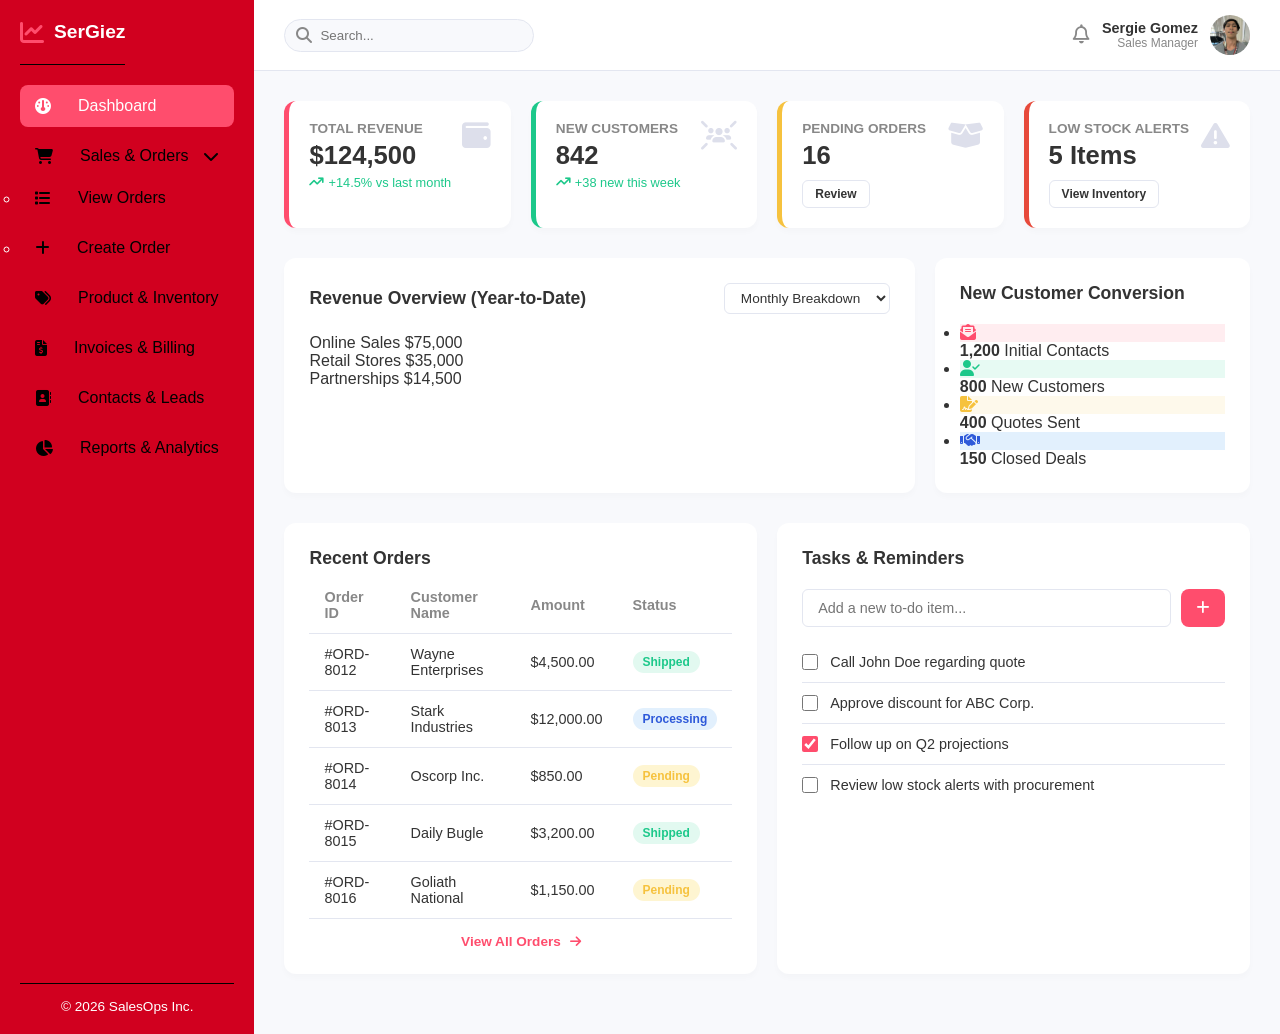
<file: index/index.html>
<!DOCTYPE html>
<html lang="en">
<head>
    <meta charset="UTF-8">
    <meta name="viewport" content="width=device-width, initial-scale=1.0">
    <title>Dashboard</title>
    <link rel="stylesheet" href="https://cdnjs.cloudflare.com/ajax/libs/font-awesome/6.4.0/css/all.min.css">
    <link rel="stylesheet" href="style.css">
</head>
<body>
    <!-- Sidebar -->
    <div class="sidebar">
        <div>
            <div class="sidebar-header">
                <div class="sidebar-brand">
                 <i class="fa-solid fa-chart-line" style="color: var(--accent-color); font-size: 1.5rem;"></i>
                     <span>SerGiez</span>
                </div>
                <button type="button" class="sidebar-close" aria-label="Close menu"><i class="fa-solid fa-xmark"></i></button>
            </div>
            <ul class="sidebar-menu">
                <li><a href="index.html" class="active"><i class="fa-solid fa-gauge"></i><span class="link-text"> Dashboard</span></a></li>
                <li class="menu-item">
                    <a href="#" class="menu-toggle" data-toggle="salesMenu"><i class="fa-solid fa-cart-shopping"></i><span class="link-text"> Sales & Orders</span><i class="fa-solid fa-chevron-down submenu-icon"></i></a>
                    <ul class="sidebar-submenu" id="salesMenu">
                        <li><a href="../sales/sales-orders.html"><i class="fa-solid fa-list"></i><span class="link-text"> View Orders</span></a></li>
                        <li><a href="../sales/sales-create.html"><i class="fa-solid fa-plus"></i><span class="link-text"> Create Order</span></a></li>
                    </ul>
                </li>
                <li><a href="../product/inventory.html" ><i class="fa-solid fa-tags"></i><span class="link-text"> Product & Inventory</span></a></li>
                <li><a href="../invoice/invoice.html"><i class="fa-solid fa-file-invoice-dollar"></i><span class="link-text"> Invoices & Billing</span></a></li>
                <li><a href="../contacts/contacts.html"><i class="fa-solid fa-address-book"></i><span class="link-text"> Contacts & Leads</span></a></li>
                <li><a href="../reports/reports.html"><i class="fa-solid fa-chart-pie"></i><span class="link-text"> Reports & Analytics</span></a></li>
            </ul>
        </div>
        <div class="sidebar-footer">
            <p>&copy; 2026 SalesOps Inc.</p>
        </div>
    </div>

    <!-- Main Content -->
    <div class="main-content">
        <!-- Header -->
        <div class="header">
            <button type="button" class="sidebar-toggle" aria-label="Toggle menu"><i class="fa-solid fa-bars"></i></button>
            <div class="search-bar">
                <i class="fa-solid fa-magnifying-glass"></i>
                <input type="text" placeholder="Search...">
            </div>
            <div class="user-profile">
                <i class="fa-regular fa-bell" style="font-size: 1.2rem; cursor: pointer; color: var(--text-muted);"></i>
                <div style="text-align: right;">
                    <h5 style="font-size: 0.9rem; font-weight: 600;">Sergie Gomez</h5>
                    <p style="font-size: 0.75rem; color: var(--text-muted);">Sales Manager</p>
                </div>
                <img src="../c92a8a61-e14b-4b45-af34-51f5da07412b.jpg" alt="User Profile Picture">
            </div>
        </div>

        <div class="dashboard-container">
            <!-- Row 1: KPI Cards -->
            <div class="kpi-grid" id="dashboardKPIContainer">
                <!-- KPI cards will be populated by JavaScript -->
            </div>

            <!-- Row 2: Visual Data -->
            <div class="charts-grid">
                <!-- Left Panel -->
                <div class="panel">
                    <div class="panel-header">
                        <h4 class="panel-title">Revenue Overview (Year-to-Date)</h4>
                        <select class="filter-select">
                            <option value="monthly" selected>Monthly Breakdown</option>
                        </select>
                    </div>
                    <div class="simple-stats-container" id="revenueOverviewContainer">
                        <!-- Revenue stats will be populated by JavaScript -->
                    </div>
                </div>

                <!-- Right Panel -->
                <div class="panel">
                    <div class="panel-header">
                        <h4 class="panel-title">New Customer Conversion</h4>
                    </div>
                    <ul class="metric-list" id="conversionMetricsContainer">
                        <!-- Conversion metrics will be populated by JavaScript -->
                    </ul>
                </div>
            </div>

            <!-- Row 3: Actionable Lists -->
            <div class="lists-grid">
                <!-- Left Panel -->
                <div class="panel">
                    <div class="panel-header">
                        <h4 class="panel-title">Recent Orders</h4>
                    </div>
                    <div class="data-table-container">
                        <table class="data-table">
                            <thead>
                                <tr>
                                    <th>Order ID</th>
                                    <th>Customer Name</th>
                                    <th>Amount</th>
                                    <th>Status</th>
                                </tr>
                            </thead>
                            <tbody id="recentOrdersTableBody">
                                <!-- Recent orders will be populated by JavaScript -->
                            </tbody>
                        </table>
                    </div>
                    <a href="#" class="view-all-link">View All Orders <i class="fa-solid fa-arrow-right" style="margin-left: 5px; font-size: 0.8rem;"></i></a>
                </div>

                <!-- Right Panel -->
                <div class="panel">
                    <div class="panel-header">
                        <h4 class="panel-title">Tasks & Reminders</h4>
                    </div>
                    
                    <div class="task-input-group">
                        <input type="text" placeholder="Add a new to-do item...">
                        <button class="btn-primary" style="padding: 10px 15px;"><i class="fa-solid fa-plus"></i></button>
                    </div>

                    <div class="task-list" id="tasksContainer">
                        <!-- Tasks will be populated by JavaScript -->
                    </div>
                </div>
            </div>

        </div>
    </div>

    <!-- Data and rendering scripts -->
    <script src="dashboard-data.js"></script>
    <script src="index.js"></script>
    <script src="../js/sidebar-toggle.js"></script>
    <script src="../js/submenu-toggle.js"></script>
</body>
</html>
</file>
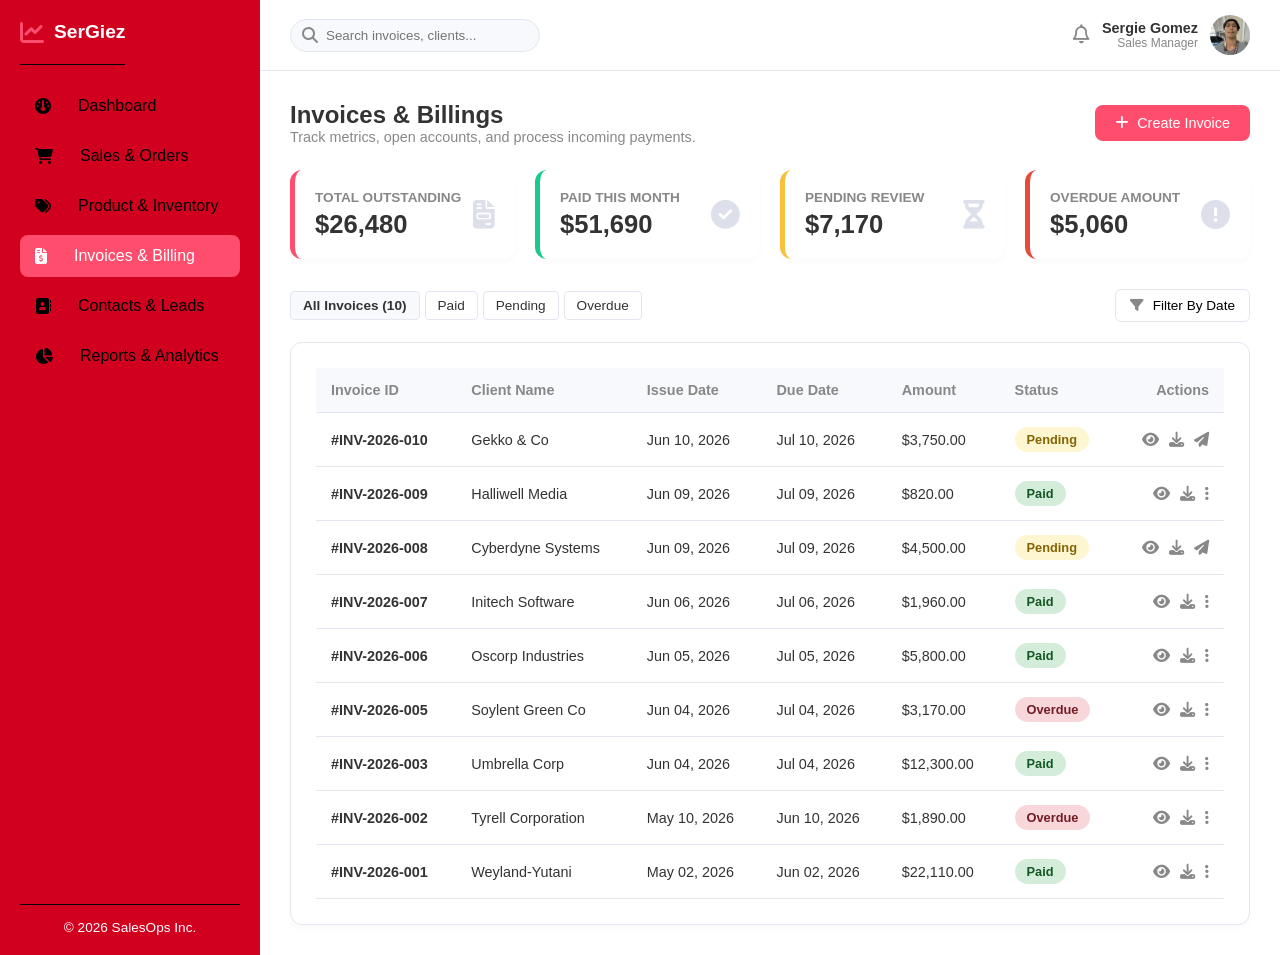
<file: invoice/invoice.html>
<!DOCTYPE html>
    <html lang="en">
    <head>
        <meta charset="UTF-8">
        <meta name="viewport" content="width=device-width, initial-scale=1.0">
        <title>Invoices & Billings</title>
        <link rel="stylesheet" href="https://cdnjs.cloudflare.com/ajax/libs/font-awesome/6.4.0/css/all.min.css">
        <link rel="stylesheet" href="invoice.css">

    </head>
    <body>

        <div class="sidebar">
            <div>
                <div class="sidebar-header">
                    <div class="sidebar-brand">
                        <i class="fa-solid fa-chart-line" style="color: var(--accent-color); font-size: 1.5rem;"></i>
                        <span>SerGiez</span>
                    </div>
                    <button type="button" class="sidebar-close" aria-label="Close menu"><i class="fa-solid fa-xmark"></i></button>
                </div>
                <ul class="sidebar-menu">
                   <li><a href="../index/index.html" ><i class="fa-solid fa-gauge"></i><span class="link-text"> Dashboard</span></a></li>
                <li><a href="../sales/sales.html" ><i class="fa-solid fa-cart-shopping"></i><span class="link-text"> Sales & Orders</span></a></li>
                <li><a href="../product/inventory.html" ><i class="fa-solid fa-tags"></i><span class="link-text"> Product & Inventory</span></a></li>
                <li><a href="invoice.html" class="active"><i class="fa-solid fa-file-invoice-dollar"></i><span class="link-text"> Invoices & Billing</span></a></li>
                <li><a href="../contacts/contacts.html" ><i class="fa-solid fa-address-book"></i><span class="link-text"> Contacts & Leads</span></a></li>
                <li><a href="../reports/reports.html"><i class="fa-solid fa-chart-pie"></i><span class="link-text"> Reports & Analytics</span></a></li>
                </ul>
            </div>
            <div class="sidebar-footer">
                <p>&copy; 2026 SalesOps Inc.</p>
            </div>
        </div>

        <div class="main-content">
            
            <div class="header">
            <button type="button" class="sidebar-toggle" aria-label="Toggle menu"><i class="fa-solid fa-bars"></i></button>
            <div class="search-bar">
                    <i class="fa-solid fa-magnifying-glass"></i>
                    <input type="text" placeholder="Search invoices, clients...">
                </div>
                <div class="user-profile">
                    <i class="fa-regular fa-bell" style="font-size: 1.2rem; cursor: pointer; color: var(--text-muted);"></i>
                    <div style="text-align: right;">
                        <h5 style="font-size: 0.9rem; font-weight: 600;">Sergie Gomez</h5>
                        <p style="font-size: 0.75rem; color: var(--text-muted);">Sales Manager</p>
                    </div>
                    <img src="../c92a8a61-e14b-4b45-af34-51f5da07412b.jpg" alt="User Profile Picture">
                </div>
            </div>

            <div class="dashboard-container">
                <div class="dashboard-header-block">
                    <div>
                        <h2>Invoices & Billings</h2>
                        <p style="color: var(--text-muted); font-size: 0.9rem;">Track metrics, open accounts, and process incoming payments.</p>
                    </div>
                    <button class="btn-primary">
                        <i class="fa-solid fa-plus"></i> Create Invoice
                    </button>
                </div>

                <div class="kpi-grid">
                    <div class="kpi-card">
                        <div class="kpi-details">
                            <p>Total Outstanding</p>
                            <h3>$26,480</h3>
                        </div>
                        <i class="fa-solid fa-file-invoice kpi-icon"></i>
                    </div>
                    <div class="kpi-card success">
                        <div class="kpi-details">
                            <p>Paid This Month</p>
                            <h3>$51,690</h3>
                        </div>
                        <i class="fa-solid fa-circle-check kpi-icon"></i>
                    </div>
                    <div class="kpi-card warning">
                        <div class="kpi-details">
                            <p>Pending Review</p>
                            <h3>$7,170</h3>
                        </div>
                        <i class="fa-solid fa-hourglass-half kpi-icon"></i>
                    </div>
                    <div class="kpi-card danger">
                        <div class="kpi-details">
                            <p>Overdue Amount</p>
                            <h3>$5,060</h3>
                        </div>
                        <i class="fa-solid fa-circle-exclamation kpi-icon"></i>
                    </div>
                </div>

                <div class="filter-row">
                    <div class="tabs">
                        <button class="tab-btn active">All Invoices (10)</button>
                        <button class="tab-btn">Paid</button>
                        <button class="tab-btn">Pending</button>
                        <button class="tab-btn">Overdue</button>
                    </div>
                    <div>
                        <button style="background: none; border: 1px solid var(--border-color); padding: 8px 14px; border-radius: 6px; cursor: pointer; font-size: 0.85rem; font-weight: 500;">
                            <i class="fa-solid fa-filter" style="margin-right: 5px; color: var(--text-muted);"></i> Filter By Date
                        </button>
                    </div>
                </div>

                <div class="panel">
                    <div class="data-table-container">
                        <table class="data-table">
                            <thead>
                                <tr>
                                    <th>Invoice ID</th>
                                    <th>Client Name</th>
                                    <th>Issue Date</th>
                                    <th>Due Date</th>
                                    <th>Amount</th>
                                    <th>Status</th>
                                    <th style="text-align: right;">Actions</th>
                                </tr>
                            </thead>
                            <tbody id="invoiceTableBody">
                                <!-- Invoices will be populated by JavaScript -->
                            </tbody>
                        </table>
                    </div>
                </div>

            </div>
        </div>

    </div>

    <!-- Data and rendering scripts -->
    <script src="invoice-data.js"></script>
    <script src="invoice.js"></script>
    <script src="../js/sidebar-toggle.js"></script>
</body>
</file>
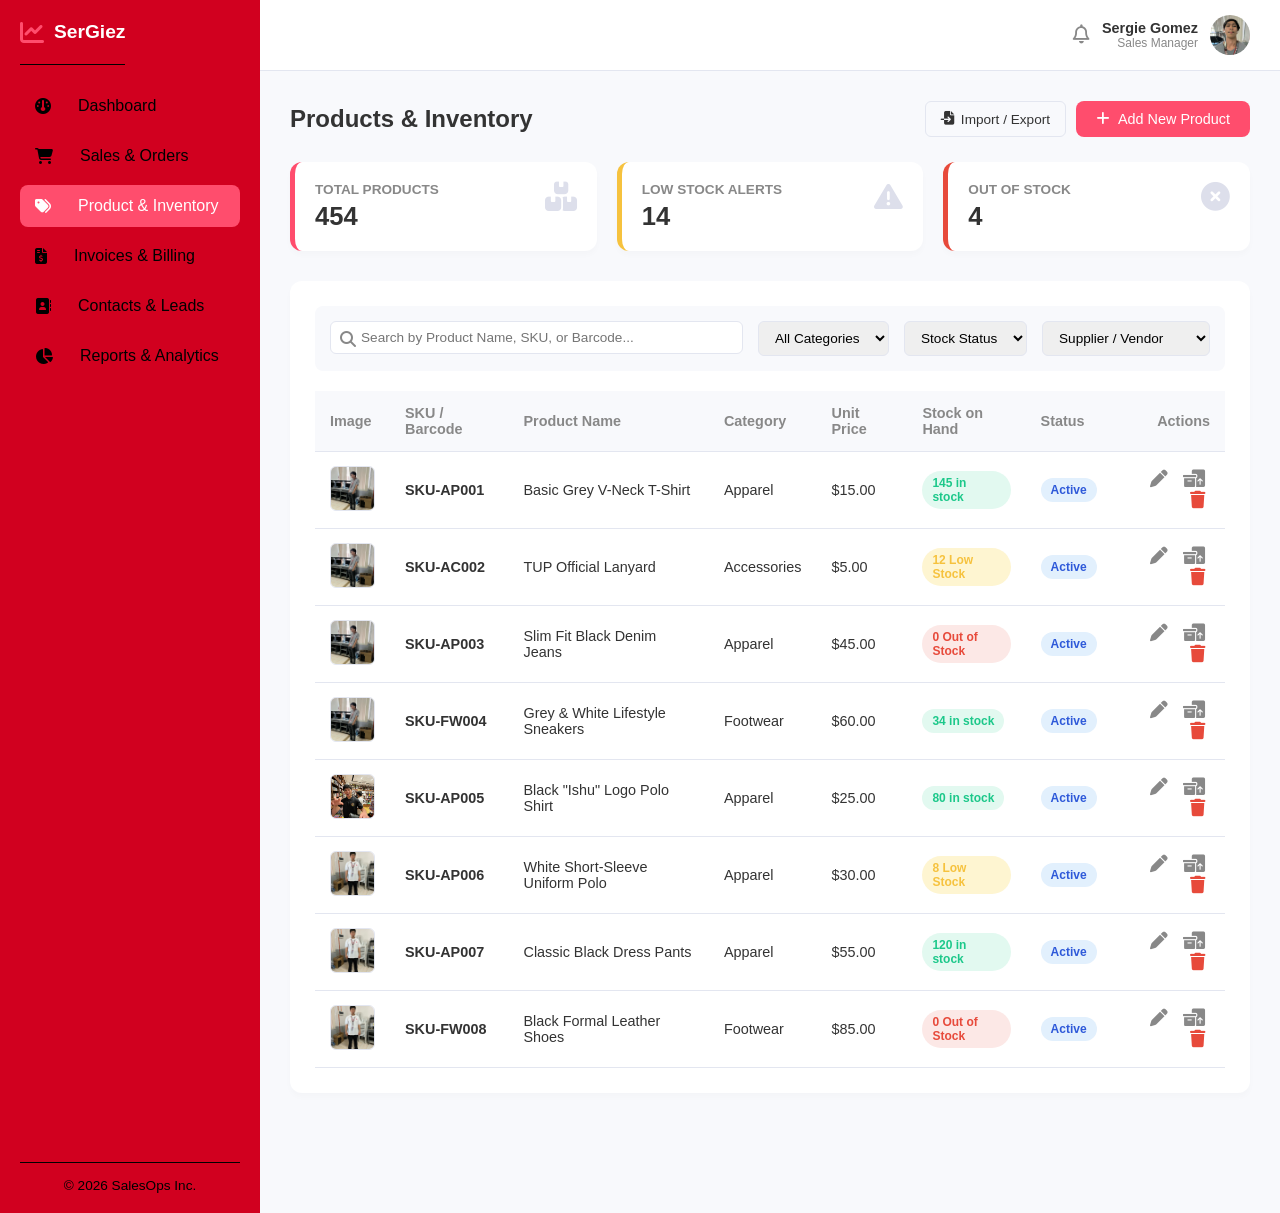
<file: product/inventory.html>
<!DOCTYPE html>
<html lang="en">
<head>
    <meta charset="UTF-8">
    <meta name="viewport" content="width=device-width, initial-scale=1.0">
    <title>Products & Inventory</title>
    <link rel="stylesheet" href="https://cdnjs.cloudflare.com/ajax/libs/font-awesome/6.4.0/css/all.min.css">
    <link rel="stylesheet" href="inventory.css">
</head>
<body>
    <div class="sidebar">
        <div>
            <div class="sidebar-header">
                <div class="sidebar-brand">
                 <i class="fa-solid fa-chart-line" style="color: var(--accent-color); font-size: 1.5rem;"></i>
                     <span>SerGiez</span>
                </div>
                <button type="button" class="sidebar-close" aria-label="Close menu"><i class="fa-solid fa-xmark"></i></button>
            </div>
            <ul class="sidebar-menu">
                <li><a href="../index/index.html" ><i class="fa-solid fa-gauge"></i><span class="link-text"> Dashboard</span></a></li>
                <li><a href="../sales/sales.html" ><i class="fa-solid fa-cart-shopping"></i><span class="link-text"> Sales & Orders</span></a></li>
                <li><a href="inventory.html" class="active" ><i class="fa-solid fa-tags"></i><span class="link-text"> Product & Inventory</span></a></li>
                <li><a href="../invoice/invoice.html"><i class="fa-solid fa-file-invoice-dollar"></i><span class="link-text"> Invoices & Billing</span></a></li>
                <li><a href="../contacts/contacts.html"><i class="fa-solid fa-address-book"></i><span class="link-text"> Contacts & Leads</span></a></li>
                <li><a href="../reports/reports.html"><i class="fa-solid fa-chart-pie"></i><span class="link-text"> Reports & Analytics</span></a></li>
            </ul>
        </div>
        <div class="sidebar-footer"><p>&copy; 2026 SalesOps Inc.</p></div>
    </div>

    <div class="main-content">
        <div class="header">
            <button type="button" class="sidebar-toggle" aria-label="Toggle menu"><i class="fa-solid fa-bars"></i></button>
            <div class="user-profile">
                <i class="fa-regular fa-bell" style="font-size: 1.2rem; cursor: pointer; color: var(--text-muted);"></i>
                <div style="text-align: right;">
                    <h5 style="font-size: 0.9rem; font-weight: 600;">Sergie Gomez</h5>
                    <p style="font-size: 0.75rem; color: var(--text-muted);">Sales Manager</p>
                </div>
                <img src="../c92a8a61-e14b-4b45-af34-51f5da07412b.jpg" alt="User Profile Picture">
            </div>
        </div>

        <div class="dashboard-container">
            <!-- Row 1: Header & Quick Actions -->
            <div class="dashboard-title-row">
                <h2>Products & Inventory</h2>
                <div style="display: flex; gap: 10px;">
                    <button class="btn-action"><i class="fa-solid fa-file-import"></i> Import / Export</button>
                    <a class="btn-primary"><i class="fa-solid fa-plus"></i><span class="link-text"> Add New Product</span></a>
                </div>
            </div>

            <!-- Row 2: Inventory Health Cards -->
            <div class="kpi-grid">
                <div class="kpi-card primary clickable">
                    <div class="kpi-details">
                        <p>Total Products</p>
                        <h3>454</h3>
                    </div>
                    <i class="fa-solid fa-boxes-stacked kpi-icon"></i>
                </div>
                <div class="kpi-card warning clickable" title="Filter by Low Stock">
                    <div class="kpi-details">
                        <p>Low Stock Alerts</p>
                        <h3>14</h3>
                    </div>
                    <i class="fa-solid fa-triangle-exclamation kpi-icon"></i>
                </div>
                <div class="kpi-card danger clickable" title="Filter by Out of Stock">
                    <div class="kpi-details">
                        <p>Out of Stock</p>
                        <h3>4</h3>
                    </div>
                    <i class="fa-solid fa-circle-xmark kpi-icon"></i>
                </div>
            </div>

            <!-- Row 3 & 4: Filters and Table -->
            <div class="panel">
                <div class="toolbar">
                    <div style="flex-grow: 1; min-width: 250px; position: relative;">
                        <i class="fa-solid fa-magnifying-glass" style="position: absolute; left: 10px; top: 10px; color: var(--text-muted);"></i>
                        <input type="text" placeholder="Search by Product Name, SKU, or Barcode..." style="width: 100%; padding-left: 30px;">
                    </div>
                    <select>
                        <option value="">All Categories</option>
                        <option value="apparel">Apparel</option>
                        <option value="accessories">Accessories</option>
                        <option value="footwear">Footwear</option>
                    </select>
                    <select>
                        <option value="">Stock Status</option>
                        <option value="in-stock">In Stock</option>
                        <option value="low-stock">Low Stock</option>
                        <option value="out-of-stock">Out of Stock</option>
                    </select>
                    <select>
                        <option value="">Supplier / Vendor</option>
                        <option value="local-garments">Local Garments Inc.</option>
                        <option value="tup-merch">TUP Official Merch</option>
                    </select>
                </div>

                <div style="overflow-x: auto;">
                    <table class="data-table">
                        <thead>
                            <tr>
                                <th>Image</th>
                                <th>SKU / Barcode</th>
                                <th>Product Name</th>
                                <th>Category</th>
                                <th>Unit Price</th>
                                <th>Stock on Hand</th>
                                <th>Status</th>
                                <th style="text-align: right;">Actions</th>
                            </tr>
                        </thead>
                        <tbody id="inventoryTableBody">
                            <!-- Products will be populated by JavaScript -->
                        </tbody>
                    </table>
                </div>
            </div>
        </div>
    </div>

    <!-- Data and rendering scripts -->
    <script src="inventory-data.js"></script>
    <script src="inventory.js"></script>
    <script src="../js/sidebar-toggle.js"></script>
</body>
</html>
</file>
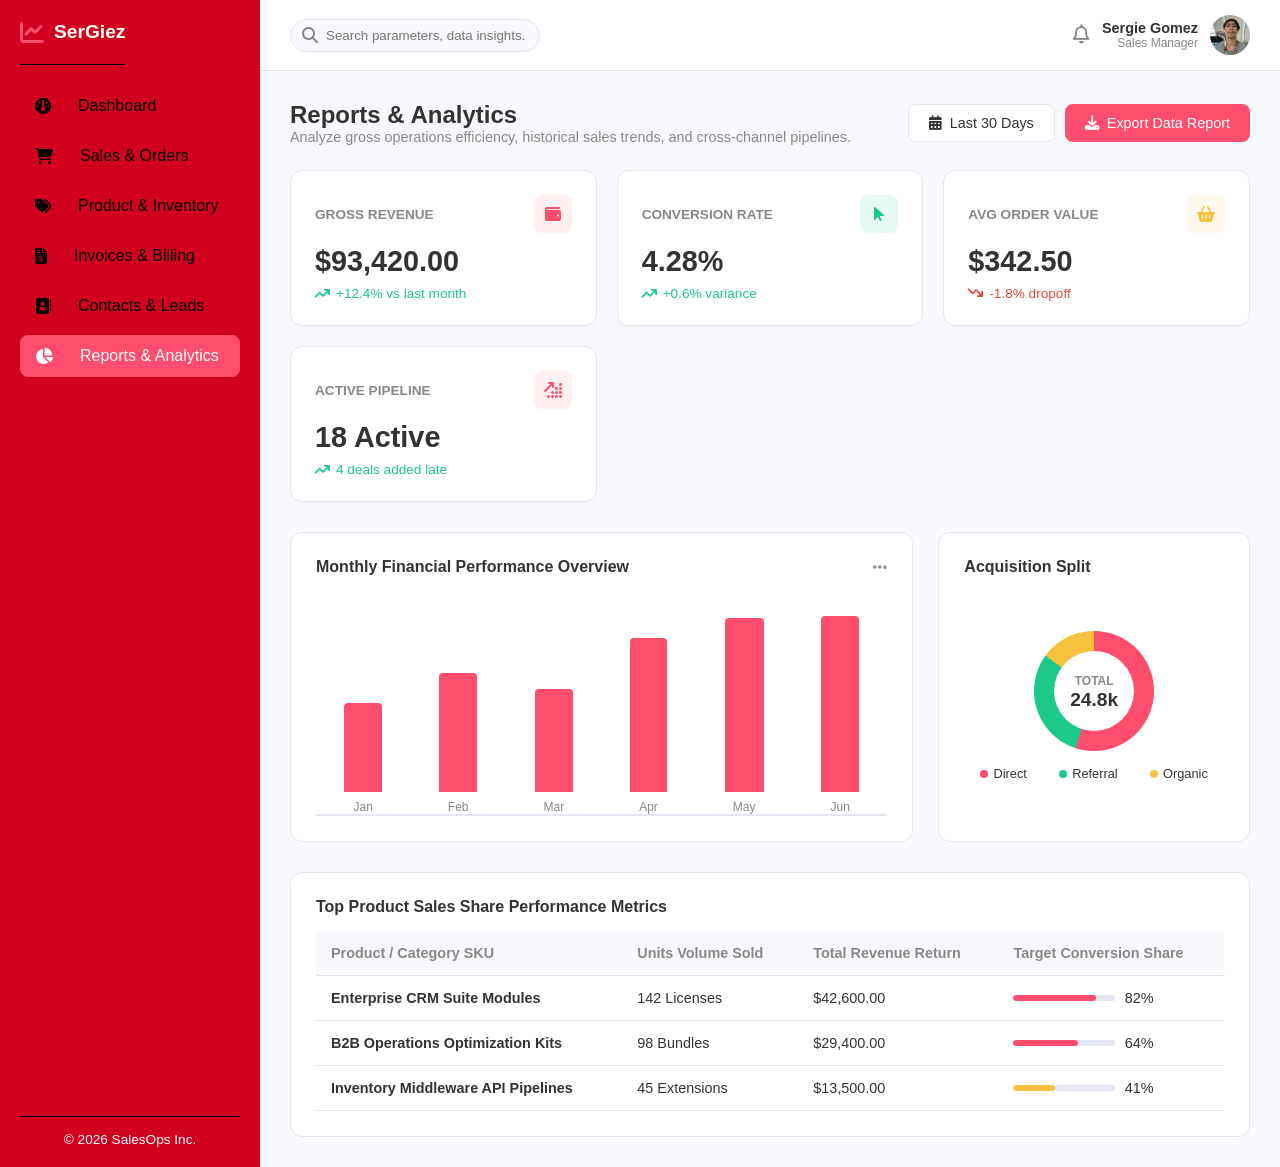
<file: reports/reports.html>
<!DOCTYPE html>
<html lang="en">
<head>
    <meta charset="UTF-8">
    <meta name="viewport" content="width=device-width, initial-scale=1.0">
    <title>Reports & Analytics</title>
    <link rel="stylesheet" href="https://cdnjs.cloudflare.com/ajax/libs/font-awesome/6.4.0/css/all.min.css">
     <link rel="stylesheet" href="reports.css">

</head>
<body>

    <!-- SIDEBAR -->
    <div class="sidebar">
        <div>
            <div class="sidebar-header">
                <div class="sidebar-brand">
                    <i class="fa-solid fa-chart-line" style="color: var(--accent-color); font-size: 1.5rem;"></i>
                    <span>SerGiez</span>
                </div>
                <button type="button" class="sidebar-close" aria-label="Close menu"><i class="fa-solid fa-xmark"></i></button>
            </div>
            <ul class="sidebar-menu">
                   <li><a href="../index/index.html" ><i class="fa-solid fa-gauge"></i><span class="link-text"> Dashboard</span></a></li>
                <li><a href="../sales/sales.html" ><i class="fa-solid fa-cart-shopping"></i><span class="link-text"> Sales & Orders</span></a></li>
                <li><a href="../product/inventory.html" ><i class="fa-solid fa-tags"></i><span class="link-text"> Product & Inventory</span></a></li>
                <li><a href="../invoice/invoice.html" ><i class="fa-solid fa-file-invoice-dollar"></i><span class="link-text"> Invoices & Billing</span></a></li>
                <li><a href="../contacts/contacts.html" ><i class="fa-solid fa-address-book"></i><span class="link-text"> Contacts & Leads</span></a></li>
                <li><a href="reports.html" class="active"><i class="fa-solid fa-chart-pie"></i><span class="link-text"> Reports & Analytics</span></a></li>
        </div>
        <div class="sidebar-footer">
            <p>&copy; 2026 SalesOps Inc.</p>
        </div>
    </div>

    <!-- MAIN CONTENT -->
    <div class="main-content">
        
        <!-- Header -->
        <div class="header">
            <button type="button" class="sidebar-toggle" aria-label="Toggle menu"><i class="fa-solid fa-bars"></i></button>
            <div class="search-bar">
                <i class="fa-solid fa-magnifying-glass"></i>
                <input type="text" placeholder="Search parameters, data insights...">
            </div>
            <div class="user-profile">
                <i class="fa-regular fa-bell" style="font-size: 1.2rem; cursor: pointer; color: var(--text-muted);"></i>
                <div style="text-align: right;">
                    <h5 style="font-size: 0.9rem; font-weight: 600;">Sergie Gomez</h5>
                    <p style="font-size: 0.75rem; color: var(--text-muted);">Sales Manager</p>
                </div>
                <img src="../c92a8a61-e14b-4b45-af34-51f5da07412b.jpg" alt="User Profile">
            </div>
        </div>

        <!-- Dashboard Body Container -->
        <div class="dashboard-container">
            
            <!-- Structural Header Section Block -->
            <div class="dashboard-header-block">
                <div>
                    <h2>Reports & Analytics</h2>
                    <p style="color: var(--text-muted); font-size: 0.9rem;">Analyze gross operations efficiency, historical sales trends, and cross-channel pipelines.</p>
                </div>
                <div class="btn-group">
                    <button class="btn-secondary">
                        <i class="fa-solid fa-calendar-days"></i> Last 30 Days
                    </button>
                    <button class="btn-primary">
                        <i class="fa-solid fa-download"></i> Export Data Report
                    </button>
                </div>
            </div>

            <!-- Analytical Structured Grid Layout -->
            <div class="analytics-summary-grid" id="analyticsMetricsContainer">
                <!-- Analytics metrics will be populated by JavaScript -->
            </div>

            <!-- Double Column Analytical Layout Row -->
            <div class="charts-row-grid">
                
                <!-- Main Activity Distribution Panel Graph Block -->
                <div class="panel-chart-container">
                    <div class="panel-title-area">
                        <h4>Monthly Financial Performance Overview</h4>
                        <i class="fa-solid fa-ellipsis" style="color: var(--text-muted); cursor: pointer;"></i>
                    </div>
                    <div class="mock-bar-chart" id="monthlyPerformanceChart">
                        <!-- Bar charts will be populated by JavaScript -->
                    </div>
                </div>

                <!-- Secondary Split Distribution Breakdowns Block -->
                <div class="panel-chart-container">
                    <div class="panel-title-area">
                        <h4>Acquisition Split</h4>
                    </div>
                    <div class="mock-donut-container">
                        <div class="donut-graphic">
                            <div class="donut-center-text">
                                <span>Total</span>
                                <h5>24.8k</h5>
                            </div>
                        </div>
                        <div class="donut-legend" id="acquisitionLegend">
                            <!-- Legend items will be populated by JavaScript -->
                        </div>
                    </div>
                </div>

            </div>

            <!-- Log Table Container (Target High Margin Categories) -->
            <div class="panel-table-bottom">
                <div class="panel-title-area" style="margin-bottom: 15px;">
                    <h4>Top Product Sales Share Performance Metrics</h4>
                </div>
                <div style="width: 100%; overflow-x: auto;">
                    <table class="data-table">
                        <thead>
                            <tr>
                                <th>Product / Category SKU</th>
                                <th>Units Volume Sold</th>
                                <th>Total Revenue Return</th>
                                <th>Target Conversion Share</th>
                            </tr>
                        </thead>
                        <tbody id="topProductsTableBody">
                            <!-- Top products will be populated by JavaScript -->
                        </tbody>
                    </table>
                </div>
            </div>

        </div>
    </div>

    <!-- Data and rendering scripts -->
    <script src="reports-data.js"></script>
    <script src="reports.js"></script>
    <script src="../js/sidebar-toggle.js"></script>
</body>
</html>
</file>
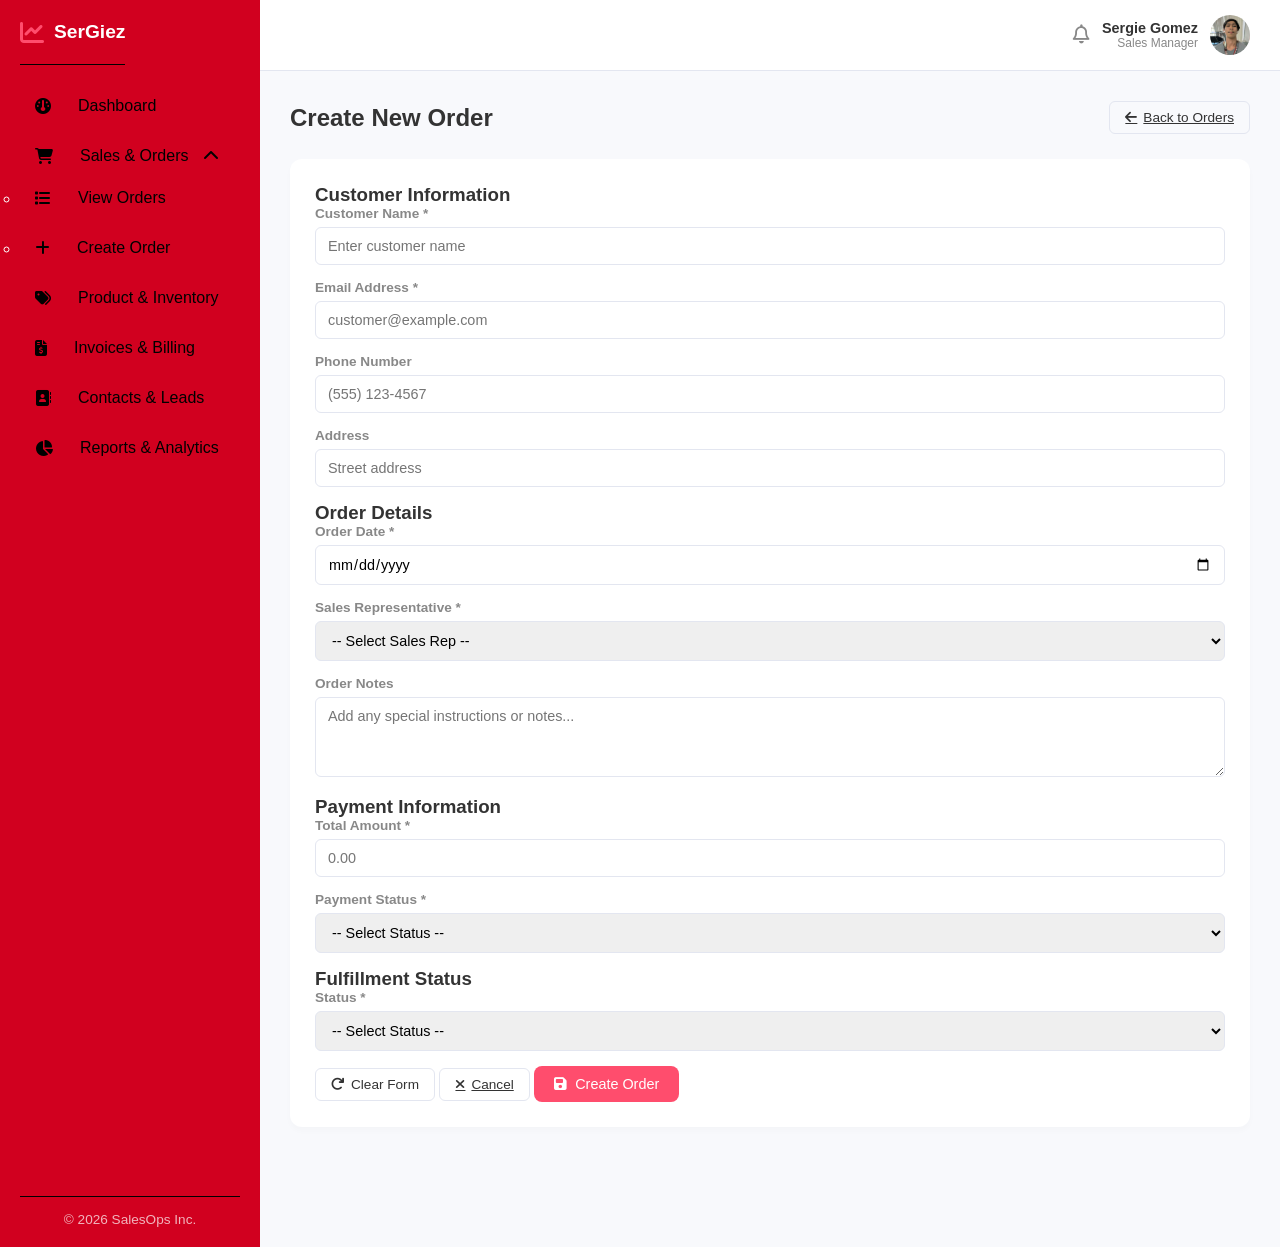
<file: sales/sales-create.html>
<!DOCTYPE html>
<html lang="en">
<head>
    <meta charset="UTF-8">
    <meta name="viewport" content="width=device-width, initial-scale=1.0">
    <title>Create Order</title>
    <link rel="stylesheet" href="https://cdnjs.cloudflare.com/ajax/libs/font-awesome/6.4.0/css/all.min.css">
    <link rel="stylesheet" href="sales.css">
</head>
<body>
    <div class="sidebar">
        <div>
            <div class="sidebar-header">
                <div class="sidebar-brand">
                 <i class="fa-solid fa-chart-line" style="color: var(--accent-color); font-size: 1.5rem;"></i>
                     <span>SerGiez</span>
                </div>
                <button type="button" class="sidebar-close" aria-label="Close menu"><i class="fa-solid fa-xmark"></i></button>
            </div>
            <ul class="sidebar-menu">
                <li><a href="../index/index.html"><i class="fa-solid fa-gauge"></i><span class="link-text"> Dashboard</span></a></li>
                <li class="menu-item active">
                    <a href="#" class="menu-toggle" data-toggle="salesMenu"><i class="fa-solid fa-cart-shopping"></i><span class="link-text"> Sales & Orders</span><i class="fa-solid fa-chevron-down submenu-icon"></i></a>
                    <ul class="sidebar-submenu" id="salesMenu" style="display: block;">
                        <li><a href="sales-orders.html"><i class="fa-solid fa-list"></i><span class="link-text"> View Orders</span></a></li>
                        <li class="active"><a href="sales-create.html"><i class="fa-solid fa-plus"></i><span class="link-text"> Create Order</span></a></li>
                    </ul>
                </li>
                <li><a href="../product/inventory.html"><i class="fa-solid fa-tags"></i><span class="link-text"> Product & Inventory</span></a></li>
                <li><a href="../invoice/invoice.html"><i class="fa-solid fa-file-invoice-dollar"></i><span class="link-text"> Invoices & Billing</span></a></li>
                <li><a href="../contacts/contacts.html"><i class="fa-solid fa-address-book"></i><span class="link-text"> Contacts & Leads</span></a></li>
                <li><a href="../reports/reports.html"><i class="fa-solid fa-chart-pie"></i><span class="link-text"> Reports & Analytics</span></a></li>
            </ul>
        </div>
        <div class="sidebar-footer"><p>&copy; 2026 SalesOps Inc.</p></div>
    </div>

    <div class="main-content">
        <div class="header">
            <button type="button" class="sidebar-toggle" aria-label="Toggle menu"><i class="fa-solid fa-bars"></i></button>
            <div class="user-profile">
                <i class="fa-regular fa-bell" style="font-size: 1.2rem; cursor: pointer; color: var(--text-muted);"></i>
                <div style="text-align: right;">
                    <h5 style="font-size: 0.9rem; font-weight: 600;">Sergie Gomez</h5>
                    <p style="font-size: 0.75rem; color: var(--text-muted);">Sales Manager</p>
                </div>
                <img src="../c92a8a61-e14b-4b45-af34-51f5da07412b.jpg" alt="User Profile Picture">
            </div>
        </div>

        <div class="dashboard-container">
            <!-- Row 1: Header -->
            <div class="dashboard-title-row">
                <h2>Create New Order</h2>
                <div style="display: flex; gap: 10px; flex-wrap: wrap;">
                    <a href="sales-orders.html" class="btn-action"><i class="fa-solid fa-arrow-left"></i> <span class="link-text">Back to Orders</span></a>
                </div>
            </div>

            <!-- Order Form -->
            <div class="panel">
                <form id="createOrderForm" class="order-form">
                    <!-- Customer Information -->
                    <div class="form-section">
                        <h3 class="form-section-title">Customer Information</h3>
                        <div class="form-row">
                            <div class="form-group">
                                <label for="customerName">Customer Name *</label>
                                <input type="text" id="customerName" name="customerName" required placeholder="Enter customer name" class="form-control">
                            </div>

                            <div class="form-group">
                                <label for="customerEmail">Email Address *</label>
                                <input type="email" id="customerEmail" name="customerEmail" required placeholder="customer@example.com" class="form-control">
                            </div>
                        </div>

                        <div class="form-row">
                            <div class="form-group">
                                <label for="customerPhone">Phone Number</label>
                                <input type="tel" id="customerPhone" name="customerPhone" placeholder="(555) 123-4567" class="form-control">
                            </div>

                            <div class="form-group">
                                <label for="customerAddress">Address</label>
                                <input type="text" id="customerAddress" name="customerAddress" placeholder="Street address" class="form-control">
                            </div>
                        </div>
                    </div>

                    <!-- Order Details -->
                    <div class="form-section">
                        <h3 class="form-section-title">Order Details</h3>
                        <div class="form-row">
                            <div class="form-group">
                                <label for="orderDate">Order Date *</label>
                                <input type="date" id="orderDate" name="orderDate" required class="form-control">
                            </div>

                            <div class="form-group">
                                <label for="salesRep">Sales Representative *</label>
                                <select id="salesRep" name="salesRep" required class="form-control">
                                    <option value="">-- Select Sales Rep --</option>
                                    <option value="alex">Alex Mercer</option>
                                    <option value="sarah">Sarah Jenkins</option>
                                    <option value="sergie">Sergie Gomez</option>
                                </select>
                            </div>
                        </div>

                        <div class="form-group full-width">
                            <label for="orderNotes">Order Notes</label>
                            <textarea id="orderNotes" name="orderNotes" placeholder="Add any special instructions or notes..." class="form-control" style="min-height: 80px; resize: vertical;"></textarea>
                        </div>
                    </div>

                    <!-- Payment Information -->
                    <div class="form-section">
                        <h3 class="form-section-title">Payment Information</h3>
                        <div class="form-row">
                            <div class="form-group">
                                <label for="totalAmount">Total Amount *</label>
                                <input type="number" id="totalAmount" name="totalAmount" required placeholder="0.00" step="0.01" class="form-control">
                            </div>

                            <div class="form-group">
                                <label for="paymentStatus">Payment Status *</label>
                                <select id="paymentStatus" name="paymentStatus" required class="form-control">
                                    <option value="">-- Select Status --</option>
                                    <option value="paid">Paid</option>
                                    <option value="unpaid">Unpaid</option>
                                    <option value="partial">Partial</option>
                                </select>
                            </div>
                        </div>
                    </div>

                    <!-- Fulfillment Status -->
                    <div class="form-section">
                        <h3 class="form-section-title">Fulfillment Status</h3>
                        <div class="form-row">
                            <div class="form-group full-width">
                                <label for="fulfillmentStatus">Status *</label>
                                <select id="fulfillmentStatus" name="fulfillmentStatus" required class="form-control">
                                    <option value="">-- Select Status --</option>
                                    <option value="draft">Draft</option>
                                    <option value="processing">Processing</option>
                                    <option value="shipped">Shipped</option>
                                    <option value="delivered">Delivered</option>
                                    <option value="cancelled">Cancelled</option>
                                </select>
                            </div>
                        </div>
                    </div>

                    <!-- Form Actions -->
                    <div class="form-actions">
                        <button type="reset" class="btn-action"><i class="fa-solid fa-redo"></i> <span class="link-text">Clear Form</span></button>
                        <a href="sales-orders.html" class="btn-action"><i class="fa-solid fa-times"></i> <span class="link-text">Cancel</span></a>
                        <button type="submit" class="btn-primary"><i class="fa-solid fa-save"></i> <span class="link-text">Create Order</span></button>
                    </div>
                </form>
            </div>
        </div>
    </div>

    <!-- Scripts -->
    <script src="../js/sidebar-toggle.js"></script>
    <script src="../js/submenu-toggle.js"></script>
    <script>
        document.getElementById('createOrderForm').addEventListener('submit', function(e) {
            e.preventDefault();
            
            // Get form data
            const formData = {
                customerName: document.getElementById('customerName').value,
                customerEmail: document.getElementById('customerEmail').value,
                customerPhone: document.getElementById('customerPhone').value,
                customerAddress: document.getElementById('customerAddress').value,
                orderDate: document.getElementById('orderDate').value,
                salesRep: document.getElementById('salesRep').value,
                orderNotes: document.getElementById('orderNotes').value,
                totalAmount: parseFloat(document.getElementById('totalAmount').value),
                paymentStatus: document.getElementById('paymentStatus').value,
                fulfillmentStatus: document.getElementById('fulfillmentStatus').value
            };
            
            // Save to localStorage
            let orders = JSON.parse(localStorage.getItem('salesOrders')) || [];
            const newOrder = {
                id: 'ORD-' + Date.now(),
                ...formData,
                createdAt: new Date().toISOString()
            };
            orders.push(newOrder);
            localStorage.setItem('salesOrders', JSON.stringify(orders));
            
            // Show success message and redirect
            alert('Order created successfully!');
            window.location.href = 'sales-orders.html';
        });
    </script>
</body>
</html>
</file>
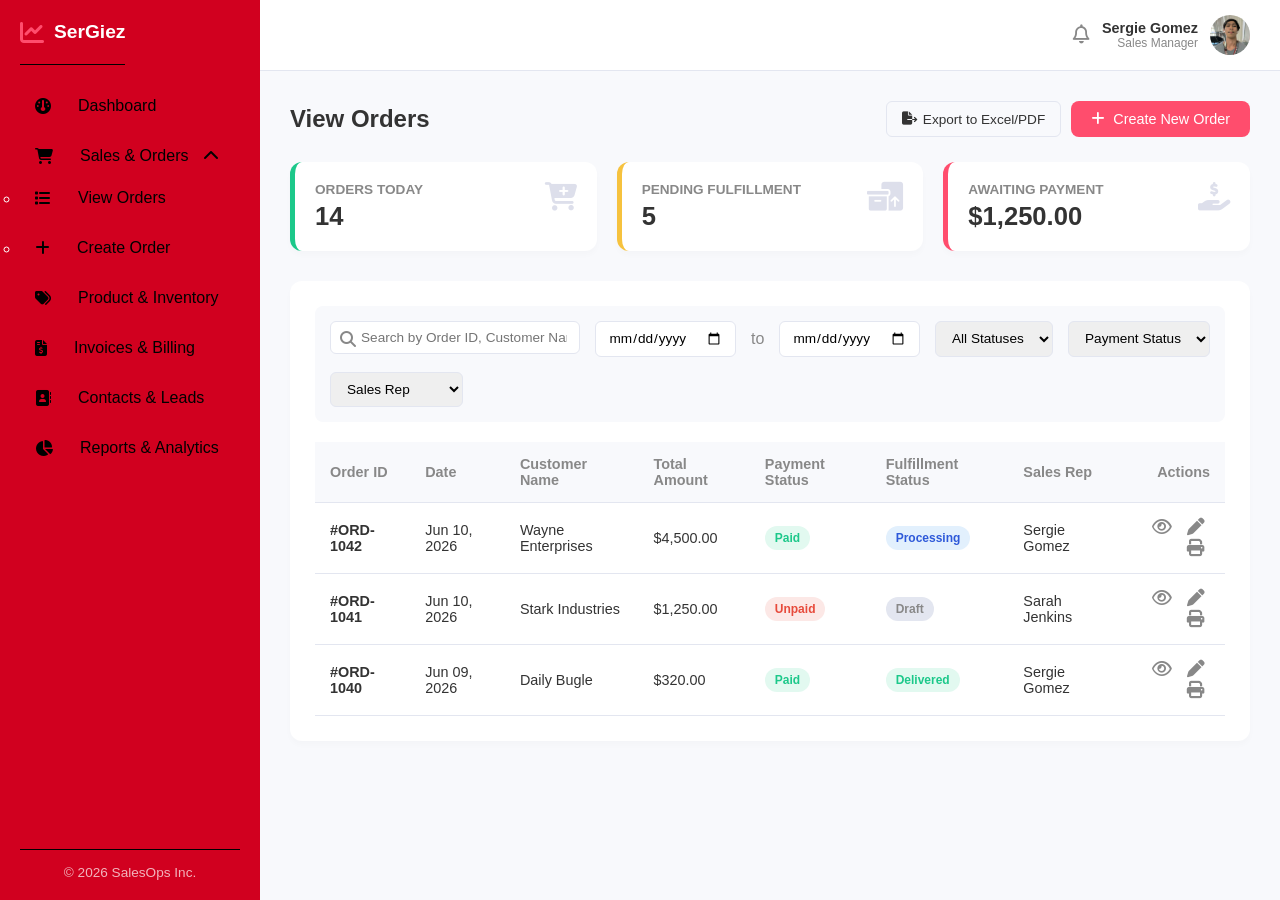
<file: sales/sales-orders.html>
<!DOCTYPE html>
<html lang="en">
<head>
    <meta charset="UTF-8">
    <meta name="viewport" content="width=device-width, initial-scale=1.0">
    <title>View Orders</title>
    <link rel="stylesheet" href="https://cdnjs.cloudflare.com/ajax/libs/font-awesome/6.4.0/css/all.min.css">
    <link rel="stylesheet" href="sales.css">
</head>
<body>
    <div class="sidebar">
        <div>
            <div class="sidebar-header">
                <div class="sidebar-brand">
                 <i class="fa-solid fa-chart-line" style="color: var(--accent-color); font-size: 1.5rem;"></i>
                     <span>SerGiez</span>
                </div>
                <button type="button" class="sidebar-close" aria-label="Close menu"><i class="fa-solid fa-xmark"></i></button>
            </div>
            <ul class="sidebar-menu">
                <li><a href="../index/index.html"><i class="fa-solid fa-gauge"></i><span class="link-text"> Dashboard</span></a></li>
                <li class="menu-item active">
                    <a href="#" class="menu-toggle" data-toggle="salesMenu"><i class="fa-solid fa-cart-shopping"></i><span class="link-text"> Sales & Orders</span><i class="fa-solid fa-chevron-down submenu-icon"></i></a>
                    <ul class="sidebar-submenu" id="salesMenu" style="display: block;">
                        <li class="active"><a href="sales-orders.html"><i class="fa-solid fa-list"></i><span class="link-text"> View Orders</span></a></li>
                        <li><a href="sales-create.html"><i class="fa-solid fa-plus"></i><span class="link-text"> Create Order</span></a></li>
                    </ul>
                </li>
                <li><a href="../product/inventory.html"><i class="fa-solid fa-tags"></i><span class="link-text"> Product & Inventory</span></a></li>
                <li><a href="../invoice/invoice.html"><i class="fa-solid fa-file-invoice-dollar"></i><span class="link-text"> Invoices & Billing</span></a></li>
                <li><a href="../contacts/contacts.html"><i class="fa-solid fa-address-book"></i><span class="link-text"> Contacts & Leads</span></a></li>
                <li><a href="../reports/reports.html"><i class="fa-solid fa-chart-pie"></i><span class="link-text"> Reports & Analytics</span></a></li>
            </ul>
        </div>
        <div class="sidebar-footer"><p>&copy; 2026 SalesOps Inc.</p></div>
    </div>

    <div class="main-content">
        <div class="header">
            <button type="button" class="sidebar-toggle" aria-label="Toggle menu"><i class="fa-solid fa-bars"></i></button>
            <div class="user-profile">
                <i class="fa-regular fa-bell" style="font-size: 1.2rem; cursor: pointer; color: var(--text-muted);"></i>
                <div style="text-align: right;">
                    <h5 style="font-size: 0.9rem; font-weight: 600;">Sergie Gomez</h5>
                    <p style="font-size: 0.75rem; color: var(--text-muted);">Sales Manager</p>
                </div>
                <img src="../c92a8a61-e14b-4b45-af34-51f5da07412b.jpg" alt="User Profile Picture">
            </div>
        </div>

        <div class="dashboard-container">
            <!-- Row 1: Header & Quick Actions -->
            <div class="dashboard-title-row">
                <h2>View Orders</h2>
                <div style="display: flex; gap: 10px;">
                    <button class="btn-action"><i class="fa-solid fa-file-export"></i> Export to Excel/PDF</button>
                    <a href="sales-create.html" class="btn-primary"><i class="fa-solid fa-plus"></i><span class="link-text"> Create New Order</span></a>
                </div>
            </div>

            <!-- Row 2: Metric Cards -->
            <div class="kpi-grid" id="salesKPIContainer">
                <!-- Sales KPI cards will be populated by JavaScript -->
            </div>

            <!-- Row 3 & 4: Filters and Table -->
            <div class="panel">
                <div class="toolbar">
                    <div style="flex-grow: 1; min-width: 250px; position: relative;">
                        <i class="fa-solid fa-magnifying-glass" style="position: absolute; left: 10px; top: 10px; color: var(--text-muted);"></i>
                        <input type="text" placeholder="Search by Order ID, Customer Name, or Email..." style="width: 100%; padding-left: 30px;">
                    </div>
                    <input type="date" title="Start Date">
                    <span style="align-self: center; color: var(--text-muted);">to</span>
                    <input type="date" title="End Date">
                    <select>
                        <option value="">All Statuses</option>
                        <option value="draft">Draft</option>
                        <option value="processing">Processing</option>
                        <option value="shipped">Shipped</option>
                        <option value="delivered">Delivered</option>
                        <option value="cancelled">Cancelled</option>
                    </select>
                    <select>
                        <option value="">Payment Status</option>
                        <option value="paid">Paid</option>
                        <option value="unpaid">Unpaid</option>
                        <option value="partial">Partial</option>
                    </select>
                    <select>
                        <option value="">Sales Rep</option>
                        <option value="alex">Alex Mercer</option>
                        <option value="sarah">Sarah Jenkins</option>
                        <option value="sergie">Sergie Gomez</option>
                    </select>
                </div>

                <div style="overflow-x: auto;">
                    <table class="data-table">
                        <thead>
                            <tr>
                                <th>Order ID</th>
                                <th>Date</th>
                                <th>Customer Name</th>
                                <th>Total Amount</th>
                                <th>Payment Status</th>
                                <th>Fulfillment Status</th>
                                <th>Sales Rep</th>
                                <th style="text-align: right;">Actions</th>
                            </tr>
                        </thead>
                        <tbody id="salesOrdersTableBody">
                            <!-- Sales orders will be populated by JavaScript -->
                        </tbody>
                    </table>
                </div>
            </div>
        </div>
    </div>

    <!-- Data and rendering scripts -->
    <script src="sales-data.js"></script>
    <script src="sales.js"></script>
    <script src="../js/sidebar-toggle.js"></script>
    <script src="../js/submenu-toggle.js"></script>
</body>
</html>
</file>
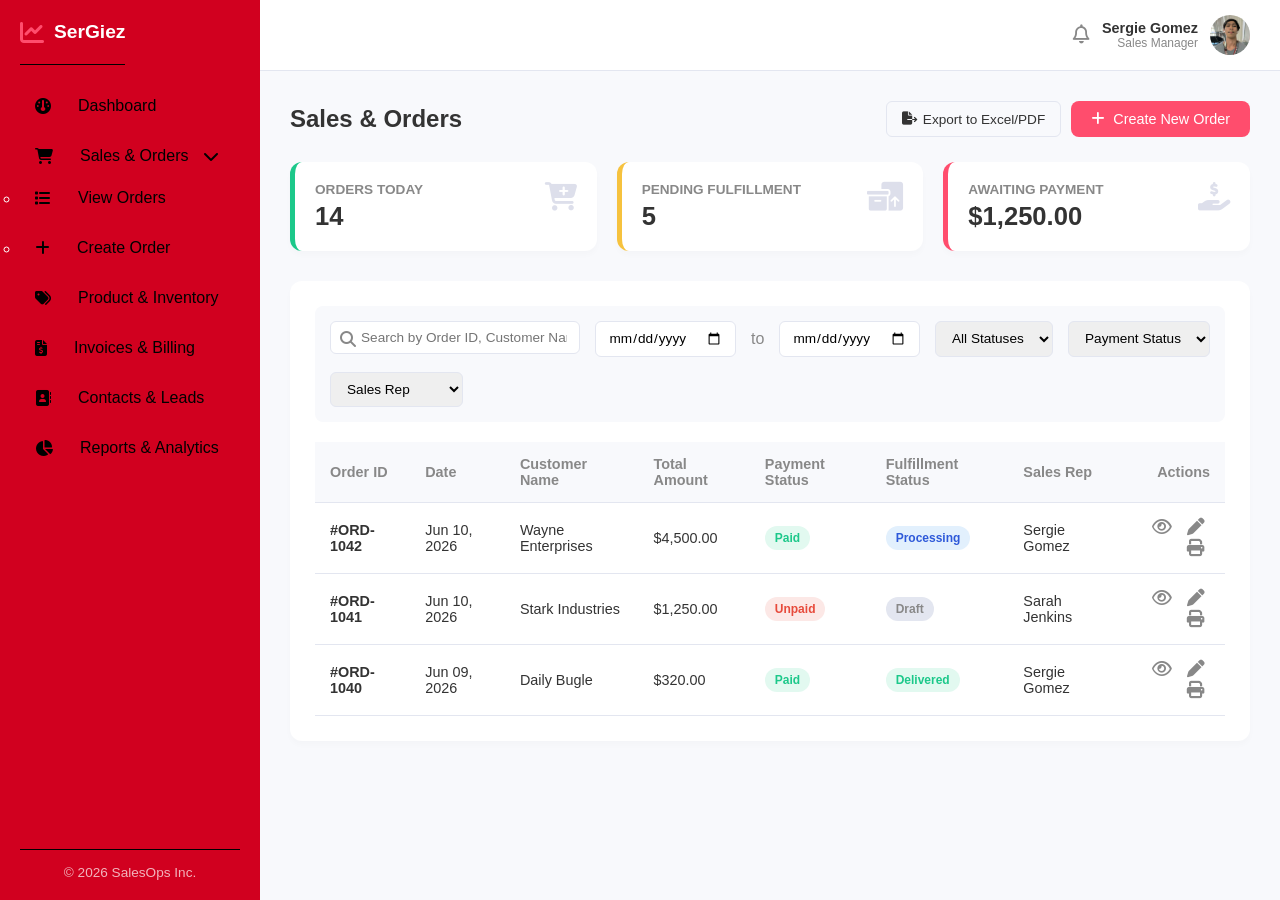
<file: sales/sales.html>
<!DOCTYPE html>
<html lang="en">
<head>
    <meta charset="UTF-8">
    <meta name="viewport" content="width=device-width, initial-scale=1.0">
    <title>Sales & Orders</title>
    <link rel="stylesheet" href="https://cdnjs.cloudflare.com/ajax/libs/font-awesome/6.4.0/css/all.min.css">
    <link rel="stylesheet" href="sales.css">
</head>
<body>
    <div class="sidebar">
        <div>
            <div class="sidebar-header">
                <div class="sidebar-brand">
                 <i class="fa-solid fa-chart-line" style="color: var(--accent-color); font-size: 1.5rem;"></i>
                     <span>SerGiez</span>
                </div>
                <button type="button" class="sidebar-close" aria-label="Close menu"><i class="fa-solid fa-xmark"></i></button>
            </div>
            <ul class="sidebar-menu">
                <li><a href="../index/index.html"><i class="fa-solid fa-gauge"></i><span class="link-text"> Dashboard</span></a></li>
                <li class="menu-item">
                    <a href="#" class="menu-toggle" data-toggle="salesMenu"><i class="fa-solid fa-cart-shopping"></i><span class="link-text"> Sales & Orders</span><i class="fa-solid fa-chevron-down submenu-icon"></i></a>
                    <ul class="sidebar-submenu" id="salesMenu">
                        <li><a href="sales-orders.html"><i class="fa-solid fa-list"></i><span class="link-text"> View Orders</span></a></li>
                        <li><a href="sales-create.html"><i class="fa-solid fa-plus"></i><span class="link-text"> Create Order</span></a></li>
                    </ul>
                </li>
                <li><a href="../product/inventory.html"><i class="fa-solid fa-tags"></i><span class="link-text"> Product & Inventory</span></a></li>
                <li><a href="../invoice/invoice.html"><i class="fa-solid fa-file-invoice-dollar"></i><span class="link-text"> Invoices & Billing</span></a></li>
                <li><a href="../contacts/contacts.html"><i class="fa-solid fa-address-book"></i><span class="link-text"> Contacts & Leads</span></a></li>
                <li><a href="../reports/reports.html"><i class="fa-solid fa-chart-pie"></i><span class="link-text"> Reports & Analytics</span></a></li>
            </ul>
        </div>
        <div class="sidebar-footer"><p>&copy; 2026 SalesOps Inc.</p></div>
    </div>

    <div class="main-content">
        <div class="header">
            <button type="button" class="sidebar-toggle" aria-label="Toggle menu"><i class="fa-solid fa-bars"></i></button>
            <div class="user-profile">
                <i class="fa-regular fa-bell" style="font-size: 1.2rem; cursor: pointer; color: var(--text-muted);"></i>
                <div style="text-align: right;">
                    <h5 style="font-size: 0.9rem; font-weight: 600;">Sergie Gomez</h5>
                    <p style="font-size: 0.75rem; color: var(--text-muted);">Sales Manager</p>
                </div>
                <img src="../c92a8a61-e14b-4b45-af34-51f5da07412b.jpg" alt="User Profile Picture">
            </div>
        </div>

        <div class="dashboard-container">
            <!-- Row 1: Header & Quick Actions -->
            <div class="dashboard-title-row">
                <h2>Sales & Orders</h2>
                <div style="display: flex; gap: 10px;">
                    <button class="btn-action"><i class="fa-solid fa-file-export"></i> Export to Excel/PDF</button>
                    <a href="sales-create.html" class="btn-primary"><i class="fa-solid fa-plus"></i><span class="link-text"> Create New Order</span></a>
                </div>
            </div>

            <!-- Row 2: Metric Cards -->
            <div class="kpi-grid" id="salesKPIContainer">
                <!-- Sales KPI cards will be populated by JavaScript -->
            </div>

            <!-- Row 3 & 4: Filters and Table -->
            <div class="panel">
                <div class="toolbar">
                    <div style="flex-grow: 1; min-width: 250px; position: relative;">
                        <i class="fa-solid fa-magnifying-glass" style="position: absolute; left: 10px; top: 10px; color: var(--text-muted);"></i>
                        <input type="text" placeholder="Search by Order ID, Customer Name, or Email..." style="width: 100%; padding-left: 30px;">
                    </div>
                    <input type="date" title="Start Date">
                    <span style="align-self: center; color: var(--text-muted);">to</span>
                    <input type="date" title="End Date">
                    <select>
                        <option value="">All Statuses</option>
                        <option value="draft">Draft</option>
                        <option value="processing">Processing</option>
                        <option value="shipped">Shipped</option>
                        <option value="delivered">Delivered</option>
                        <option value="cancelled">Cancelled</option>
                    </select>
                    <select>
                        <option value="">Payment Status</option>
                        <option value="paid">Paid</option>
                        <option value="unpaid">Unpaid</option>
                        <option value="partial">Partial</option>
                    </select>
                    <select>
                        <option value="">Sales Rep</option>
                        <option value="alex">Alex Mercer</option>
                        <option value="sarah">Sarah Jenkins</option>
                        <option value="sergie">Sergie Gomez</option>
                    </select>
                </div>

                <div style="overflow-x: auto;">
                    <table class="data-table">
                        <thead>
                            <tr>
                                <th>Order ID</th>
                                <th>Date</th>
                                <th>Customer Name</th>
                                <th>Total Amount</th>
                                <th>Payment Status</th>
                                <th>Fulfillment Status</th>
                                <th>Sales Rep</th>
                                <th style="text-align: right;">Actions</th>
                            </tr>
                        </thead>
                        <tbody id="salesOrdersTableBody">
                            <!-- Sales orders will be populated by JavaScript -->
                        </tbody>
                    </table>
                </div>
            </div>
        </div>
    </div>

    <!-- Data and rendering scripts -->
    <script src="sales-data.js"></script>
    <script src="sales.js"></script>
    <script src="../js/sidebar-toggle.js"></script>
    <script src="../js/submenu-toggle.js"></script>
</body>
</html>
</file>
<file: index/style.css>
/* --- BASE STYLES FROM SOURCE --- */
:root {
    --bg-primary: white;
    --bg-sidebar: #d1001f;
    --text-main: #333333;
    --text-muted: #888888;
    --card-bg: #ffffff;
    --accent-color: #ff4d6d;
    --success: #1cc88a;
    --warning: #f6c23e;
    --danger: #e74a3b;
    --border-color: #e3e6f0;
}

* {
    margin: 0;
    padding: 0;
    box-sizing: border-box;
    font-family: 'Inter', sans-serif;
}

body {
    display: flex;
    background-color: var(--bg-primary);
    color: var(--text-main);
    min-height: 100vh;
    height: auto;
    overflow-x: hidden;
}

/* --- SIDEBAR --- */
.sidebar {
    width: 260px;
    background-color: var(--bg-sidebar);
    color: white;
    display: flex;
    flex-direction: column;
    justify-content: space-between;
    padding: 20px;
}

.sidebar-brand {
    display: flex;
    align-items: center;
    gap: 10px;
    font-size: 1.2rem;
    font-weight: 700;
    padding-bottom: 20px;
    border-bottom: 1px solid black;
}

.sidebar-menu {
    list-style: none;
    margin-top: 20px;
    flex-grow: 1;
}

.sidebar-menu li {
    margin-bottom: 8px;
}

.sidebar-menu a {
    display: flex;
    align-items: center;
    gap: 15px;
    color: black;
    text-decoration: none;
    padding: 12px 15px;
    border-radius: 8px;
    transition: all 0.3s;
    font-weight: 500;
}

.sidebar-menu a:hover, .sidebar-menu a.active {
    background-color: var(--accent-color);
    color: #fff;
}

.sidebar-footer {
    font-size: 0.85rem;
    color: white;
    text-align: center;
    border-top: 1px solid black;
    padding-top: 15px;
}

/* --- MAIN CONTENT --- */
.main-content {
    flex-grow: 1;
    display: flex;
    flex-direction: column;
    overflow-y: auto;
    background-color: #f8f9fc; /* Slight off-white background for contrast against cards */
}

/* Header */
.header {
    background-color: var(--card-bg);
    padding: 15px 30px;
    display: flex;
    justify-content: space-between;
    align-items: center;
    border-bottom: 1px solid var(--border-color);
}

.search-bar {
    position: relative;
}

.search-bar input {
    padding: 8px 15px 8px 35px;
    border: 1px solid var(--border-color);
    border-radius: 20px;
    outline: none;
    background-color: #f8f9fc;
    width: 250px;
}

.search-bar i {
    position: absolute;
    left: 12px;
    top: 50%;
    transform: translateY(-50%);
    color: var(--text-muted);
}

.user-profile {
    display: flex;
    align-items: center;
    gap: 12px;
}

.user-profile img {
    width: 40px;
    height: 40px;
    border-radius: 50%;
    object-fit: cover;
}

/* Dashboard Body */
.dashboard-container {
    padding: 30px;
}

.dashboard-title-row {
    display: flex;
    justify-content: space-between;
    align-items: center;
    margin-bottom: 25px;
}

.btn-primary {
    background-color: var(--accent-color);
    color: white;
    border: none;
    padding: 10px 20px;
    border-radius: 8px;
    font-weight: 500;
    cursor: pointer;
    display: flex;
    align-items: center;
    gap: 8px;
    font-size: 0.9rem;
    transition: background 0.2s;
}

.btn-primary:hover {
    background-color: #e03e5c;
}

.btn-action {
    background-color: transparent;
    border: 1px solid var(--border-color);
    color: var(--text-main);
    padding: 6px 12px;
    border-radius: 6px;
    font-size: 0.75rem;
    font-weight: 600;
    cursor: pointer;
    transition: all 0.2s;
}

.btn-action:hover {
    background-color: #f8f9fc;
    border-color: var(--text-muted);
}

/* KPI Cards Grid */
.kpi-grid {
    display: grid;
    grid-template-columns: repeat(4, 1fr);
    gap: 20px;
    margin-bottom: 30px;
}

.kpi-card {
    background-color: var(--card-bg);
    padding: 20px;
    border-radius: 12px;
    display: flex;
    justify-content: space-between;
    align-items: flex-start;
    box-shadow: 0 4px 6px rgba(0,0,0,0.02);
    border-left: 5px solid var(--accent-color);
    min-height: 110px;
}

.kpi-card.success { border-left-color: var(--success); }
.kpi-card.warning { border-left-color: var(--warning); }
.kpi-card.danger { border-left-color: var(--danger); }

.kpi-details p {
    font-size: 0.85rem;
    color: var(--text-muted);
    text-transform: uppercase;
    font-weight: 600;
    margin-bottom: 5px;
}

.kpi-details h3 {
    font-size: 1.6rem;
    font-weight: 700;
    margin-bottom: 5px;
}

.kpi-subtext {
    font-size: 0.8rem;
    display: flex;
    align-items: center;
    gap: 5px;
}

.kpi-icon {
    font-size: 1.8rem;
    color: #dddfeb;
}

/* Grid Layouts for Rows 2 & 3 */
.charts-grid {
    display: grid;
    grid-template-columns: 2fr 1fr;
    gap: 20px;
    margin-bottom: 30px;
}

.lists-grid {
    display: grid;
    grid-template-columns: 1fr 1fr;
    gap: 20px;
    margin-bottom: 30px;
}

/* Management Panel */
.panel {
    background-color: var(--card-bg);
    padding: 25px;
    border-radius: 12px;
    box-shadow: 0 4px 6px rgba(0,0,0,0.02);
    display: flex;
    flex-direction: column;
}

.panel-header {
    display: flex;
    justify-content: space-between;
    align-items: center;
    margin-bottom: 20px;
}

.panel-title {
    font-size: 1.1rem;
    font-weight: 600;
}

.filter-select {
    padding: 6px 12px;
    border: 1px solid var(--border-color);
    border-radius: 6px;
    background-color: #fff;
    color: var(--text-main);
    font-size: 0.85rem;
    outline: none;
}

/* Mock Chart */
.chart-placeholder {
    flex-grow: 1;
    background: linear-gradient(180deg, rgba(255, 77, 109, 0.1) 0%, rgba(255, 255, 255, 0) 100%);
    border: 1px dashed var(--border-color);
    border-radius: 8px;
    display: flex;
    align-items: center;
    justify-content: center;
    color: var(--text-muted);
    min-height: 250px;
    position: relative;
}

.chart-placeholder::after {
    content: '';
    position: absolute;
    bottom: 20%;
    left: 0;
    width: 100%;
    height: 2px;
    background: var(--accent-color);
    clip-path: polygon(0 80%, 20% 60%, 40% 75%, 60% 30%, 80% 50%, 100% 10%);
}

/* Sales Funnel */
.funnel-container {
    display: flex;
    flex-direction: column;
    gap: 10px;
    justify-content: center;
    flex-grow: 1;
}

.funnel-stage {
    background-color: var(--accent-color);
    color: white;
    text-align: center;
    padding: 12px;
    border-radius: 6px;
    font-size: 0.9rem;
    font-weight: 500;
    margin: 0 auto;
    position: relative;
}

.funnel-stage span {
    font-weight: 700;
    float: right;
    background: rgba(255,255,255,0.2);
    padding: 2px 8px;
    border-radius: 12px;
    font-size: 0.8rem;
}

/* Data Table styling */
.data-table-container {
    width: 100%;
    overflow-x: auto;
}

.data-table {
    width: 100%;
    border-collapse: collapse;
    text-align: left;
}

.data-table th, .data-table td {
    padding: 12px 15px;
    border-bottom: 1px solid var(--border-color);
    font-size: 0.9rem;
    vertical-align: middle;
}

.data-table th {
    color: var(--text-muted);
    font-weight: 600;
    padding-top: 0;
}

/* Status & Life Cycle Badges */
.status-badge {
    padding: 4px 10px;
    border-radius: 20px;
    font-size: 0.75rem;
    font-weight: 600;
    display: inline-block;
}

.status-badge.shipped { background-color: #e2f9f0; color: var(--success); }
.status-badge.pending { background-color: #fef5d1; color: var(--warning); }
.status-badge.processing { background-color: #e2f0fd; color: #2e59d9; }

/* Tasks & Reminders */
.task-input-group {
    display: flex;
    gap: 10px;
    margin-bottom: 15px;
}

.task-input-group input {
    flex-grow: 1;
    padding: 10px 15px;
    border: 1px solid var(--border-color);
    border-radius: 6px;
    font-size: 0.9rem;
    outline: none;
}

.task-list {
    display: flex;
    flex-direction: column;
}

.task-item {
    display: flex;
    align-items: center;
    gap: 12px;
    padding: 12px 0;
    border-bottom: 1px solid var(--border-color);
    font-size: 0.9rem;
    color: var(--text-main);
    cursor: pointer;
}

.task-item:last-child {
    border-bottom: none;
}

.task-item input[type="checkbox"] {
    width: 16px;
    height: 16px;
    accent-color: var(--accent-color);
    cursor: pointer;
}

.view-all-link {
    text-align: center;
    display: block;
    margin-top: 15px;
    color: var(--accent-color);
    text-decoration: none;
    font-size: 0.85rem;
    font-weight: 600;
}

.view-all-link:hover {
    text-decoration: underline;
}

/* --- RESPONSIVE MOBILE ADJUSTMENTS --- */
@media (max-width: 992px) {
    body {
        overflow-y: auto;
    }
    .header {
        flex-direction: column;
        align-items: stretch;
        gap: 12px;
        padding: 20px;
    }
    .search-bar input,
    .filter-select,
    .form-control,
    .toolbar input,
    .toolbar select {
        width: 100%;
    }
    .user-profile {
        margin-left: 0;
        justify-content: space-between;
        width: 100%;
    }
    .kpi-grid,
    .charts-grid,
    .lists-grid,
    .split-grid,
    .charts-row-grid,
    .analytics-summary-grid {
        grid-template-columns: 1fr;
    }
    .task-input-group,
    .btn-group,
    .toolbar {
        flex-direction: column;
        align-items: stretch;
    }
    .panel,
    .dashboard-container {
        padding: 20px;
    }
    .data-table th,
    .data-table td {
        padding: 10px 12px;
    }
    .sticky-action-bar,
    .sidebar-footer {
        width: 100%;
        position: static;
        box-shadow: none;
        border-top: none;
        padding: 15px 0 0;
    }
}

@media (max-width: 640px) {
    .sidebar {
        padding: 12px;
    }
    .sidebar-menu a {
        width: 100%;
        justify-content: flex-start;
    }
    .header {
        padding: 16px;
    }
    .dashboard-container,
    .panel {
        padding: 16px;
    }
    .search-bar input {
        padding: 10px 14px 10px 35px;
    }
    .user-profile {
        gap: 10px;
    }
    .user-profile img {
        width: 36px;
        height: 36px;
    }
    .task-input-group {
        gap: 10px;
    }
    .task-input-group button {
        width: 100%;
    }
}
/* --- SIDEBAR COLLAPSE + RESPONSIVE NAV --- */
.sidebar {
    width: 260px;
    transition: width 0.25s ease, transform 0.25s ease;
}
.sidebar-toggle {
    display: none;
    border: none;
    background: var(--card-bg);
    color: var(--text-main);
    border-radius: 10px;
    width: 42px;
    height: 42px;
    align-items: center;
    justify-content: center;
    cursor: pointer;
    transition: background 0.2s;
}
.sidebar-toggle:hover {
    background: rgba(0,0,0,0.04);
}
.sidebar-header {
    display: flex;
    align-items: center;
    justify-content: space-between;
    gap: 12px;
    margin-bottom: 18px;
}
.sidebar-brand,
.sidebar-menu a {
    display: flex;
    align-items: center;
}
.sidebar-close {
    display: none;
    border: none;
    background: transparent;
    color: white;
    width: 36px;
    height: 36px;
    border-radius: 8px;
    align-items: center;
    justify-content: center;
    cursor: pointer;
}
.sidebar-close:hover {
    background: rgba(255,255,255,0.15);
}
.sidebar-menu a {
    white-space: nowrap;
}
.sidebar-menu .link-text {
    margin-left: 12px;
}
body.sidebar-collapsed .sidebar {
    width: 72px;
}
body.sidebar-collapsed .sidebar .sidebar-footer,
body.sidebar-collapsed .sidebar .sidebar-brand span,
body.sidebar-collapsed .sidebar-menu .link-text {
    display: none;
}
body.sidebar-collapsed .sidebar-menu a {
    justify-content: center;
    padding: 12px 0;
}
body.sidebar-open .sidebar {
    transform: translateX(0);
}
@media (max-width: 992px) {
    .sidebar {
        position: fixed;
        top: 0;
        left: 0;
        height: 100vh;
        transform: translateX(-110%);
        z-index: 250;
        background-color: var(--bg-sidebar);
        box-shadow: 4px 0 20px rgba(0,0,0,0.12);
    }
    body.sidebar-open .sidebar {
        transform: translateX(0);
    }
    .sidebar-toggle {
        display: inline-flex;
    }
    .sidebar-close {
        display: inline-flex;
    }
    .main-content {
        min-height: 100vh;
    }
    .sidebar-footer {
        display: none;
    }
}
@media (max-width: 640px) {
    .sidebar-toggle {
        width: 40px;
        height: 40px;
    }
    .header {
        padding: 12px 18px;
    }
    .dashboard-container {
        padding: 20px;
    }
    .search-bar input {
        width: 100%;
    }
}
</file>
<file: invoice/invoice.css>
:root {
            --bg-primary: white;
            --bg-sidebar: #d1001f;
            --text-main: #333333;
            --text-muted: #888888;
            --card-bg: #ffffff;
            --accent-color: #ff4d6d;
            --success: #1cc88a;
            --warning: #f6c23e;
            --danger: #e74a3b;
            --border-color: #e3e6f0;
        }

        * {
            margin: 0;
            padding: 0;
            box-sizing: border-box;
            font-family: 'Inter', sans-serif;
        }

        body {
            display: flex;
            background-color: var(--bg-primary);
            color: var(--text-main);
            min-height: 100vh;
            height: auto;
            overflow-x: hidden;
        }

        /* --- SIDEBAR --- */
        .sidebar {
            width: 260px;
            background-color: var(--bg-sidebar);
            color: white;
            display: flex;
            flex-direction: column;
            justify-content: space-between;
            padding: 20px;
        }

        .sidebar-brand {
            display: flex;
            align-items: center;
            gap: 10px;
            font-size: 1.2rem;
            font-weight: 700;
            padding-bottom: 20px;
            border-bottom: 1px solid black;
        }

        .sidebar-menu {
            list-style: none;
            margin-top: 20px;
            flex-grow: 1;
        }

        .sidebar-menu li {
            margin-bottom: 8px;
        }

          .sidebar-menu a {
            display: flex;
            align-items: center;
            gap: 15px;
            color: black;
            text-decoration: none;
            padding: 12px 15px;
            border-radius: 8px;
            transition: all 0.3s;
            font-weight: 500;
        }

        .sidebar-menu a:hover, .sidebar-menu a.active {
            background-color: var(--accent-color);
            color: #fff;
        }

         .sidebar-footer {
            font-size: 0.85rem;
            color: white;
            text-align: center;
            border-top: 1px solid black;
            padding-top: 15px;
        }

        /* --- MAIN CONTENT --- */
        .main-content {
            flex-grow: 1;
            display: flex;
            flex-direction: column;
            overflow-y: auto;
        }

        /* Header */
        .header {
            background-color: var(--card-bg);
            padding: 15px 30px;
            display: flex;
            justify-content: space-between;
            align-items: center;
            border-bottom: 1px solid var(--border-color);
        }

        .search-bar {
            position: relative;
        }

        .search-bar input {
            padding: 8px 15px 8px 35px;
            border: 1px solid var(--border-color);
            border-radius: 20px;
            outline: none;
            background-color: #f8f9fc;
            width: 250px;
        }

        .search-bar i {
            position: absolute;
            left: 12px;
            top: 50%;
            transform: translateY(-50%);
            color: var(--text-muted);
        }

        .user-profile {
            display: flex;
            align-items: center;
            gap: 12px;
        }

        .user-profile img {
            width: 40px;
            height: 40px;
            border-radius: 50%;
            object-fit: cover;
        }

        /* Dashboard Body */
        .dashboard-container {
            padding: 30px;
        }

        /* FIXED HEADER BLOCK SPACING */
        .dashboard-header-block {
            display: flex;
            justify-content: space-between;
            align-items: center;
            margin-bottom: 25px;
        }

        .btn-primary {
            background-color: var(--accent-color);
            color: white;
            border: none;
            padding: 10px 20px;
            border-radius: 8px;
            font-weight: 500;
            cursor: pointer;
            display: flex;
            align-items: center;
            gap: 8px;
            font-size: 0.9rem;
            transition: background 0.2s;
        }

        .btn-primary:hover {
            background-color: #e03b58;
        }

        /* KPI Cards Grid */
        .kpi-grid {
            display: grid;
            grid-template-columns: repeat(auto-fit, minmax(220px, 1fr));
            gap: 20px;
            margin-bottom: 30px;
        }

        .kpi-card {
            background-color: var(--card-bg);
            padding: 20px;
            border-radius: 12px;
            display: flex;
            justify-content: space-between;
            align-items: center;
            box-shadow: 0 4px 6px rgba(0,0,0,0.02);
            border-left: 5px solid var(--accent-color);
        }

        .kpi-card.success { border-left-color: var(--success); }
        .kpi-card.warning { border-left-color: var(--warning); }
        .kpi-card.danger { border-left-color: var(--danger); }

        .kpi-details p {
            font-size: 0.85rem;
            color: var(--text-muted);
            text-transform: uppercase;
            font-weight: 600;
            margin-bottom: 5px;
        }

        .kpi-details h3 {
            font-size: 1.6rem;
            font-weight: 700;
        }

        .kpi-icon {
            font-size: 1.8rem;
            color: #dddfeb;
        }

        /* FIXED TABS AND FILTERS ALIGNMENT */
        .filter-row {
            display: flex;
            justify-content: space-between;
            align-items: center;
            margin-bottom: 20px;
        }

        .tabs {
            display: flex;
            gap: 5px;
        }

        .tab-btn {
            background: none;
            border: 1px solid var(--border-color);
            padding: 6px 12px;
            border-radius: 4px;
            cursor: pointer;
            font-size: 0.85rem;
            font-weight: 500;
            color: var(--text-main);
        }

        .tab-btn.active {
            background-color: #f8f9fc;
            font-weight: 600;
        }

        /* Management Panel */
        .panel {
            background-color: var(--card-bg);
            padding: 25px;
            border-radius: 12px;
            box-shadow: 0 4px 6px rgba(0,0,0,0.02);
            border: 1px solid var(--border-color);
        }

        /* Data Table styling */
        .data-table-container {
            width: 100%;
            overflow-x: auto;
        }

        .data-table {
            width: 100%;
            border-collapse: collapse;
            text-align: left;
        }

        .data-table th, .data-table td {
            padding: 14px 15px;
            border-bottom: 1px solid var(--border-color);
            font-size: 0.9rem;
            vertical-align: middle;
        }

        .data-table th {
            background-color: #f8f9fc;
            color: var(--text-muted);
            font-weight: 600;
        }

        /* COLOR WRAPPED BADGES */
        .status-badge {
            padding: 5px 12px;
            border-radius: 20px;
            font-size: 0.8rem;
            font-weight: 600;
            display: inline-block;
            text-align: center;
        }

        .status-badge.pending {
            background-color: #fef5d1;
            color: #856404;
        }

        .status-badge.paid {
            background-color: #d4edda;
            color: #155724;
        }

        .status-badge.overdue {
            background-color: #f8d7da;
            color: #721c24;
        }

        /* ACTIONS ALIGNMENT & BUTTONS */
        .action-actions {
            display: flex;
            gap: 10px;
        }

        .btn-icon {
            background: none;
            border: none;
            color: var(--text-muted);
            cursor: pointer;
            font-size: 0.95rem;
            transition: color 0.2s;
        }

        .btn-icon:hover {
            color: var(--text-main);
        }

/* --- RESPONSIVE MOBILE ADJUSTMENTS --- */
@media (max-width: 992px) {
    body {
        overflow-y: auto;
    }
    .header {
        flex-direction: column;
        align-items: stretch;
        gap: 12px;
        padding: 20px;
    }
    .search-bar input,
    .filter-select,
    .form-control,
    .toolbar input,
    .toolbar select {
        width: 100%;
    }
    .user-profile {
        margin-left: 0;
        justify-content: space-between;
        width: 100%;
    }
    .kpi-grid,
    .charts-grid,
    .lists-grid,
    .split-grid,
    .charts-row-grid,
    .analytics-summary-grid {
        grid-template-columns: 1fr;
    }
    .task-input-group,
    .btn-group,
    .toolbar {
        flex-direction: column;
        align-items: stretch;
    }
    .panel,
    .dashboard-container {
        padding: 20px;
    }
    .data-table th,
    .data-table td {
        padding: 10px 12px;
    }
    .sticky-action-bar,
    .sidebar-footer {
        width: 100%;
        position: static;
        box-shadow: none;
        border-top: none;
        padding: 15px 0 0;
    }
}

@media (max-width: 640px) {
    .sidebar {
        padding: 12px;
    }
    .sidebar-menu a {
        width: 100%;
        justify-content: flex-start;
    }
    .header {
        padding: 16px;
    }
    .dashboard-container,
    .panel {
        padding: 16px;
    }
    .search-bar input {
        padding: 10px 14px 10px 35px;
    }
    .user-profile {
        gap: 10px;
    }
    .user-profile img {
        width: 36px;
        height: 36px;
    }
    .task-input-group {
        gap: 10px;
    }
    .task-input-group button {
        width: 100%;
    }
}
/* --- SIDEBAR COLLAPSE + RESPONSIVE NAV --- */
.sidebar {
    width: 260px;
    transition: width 0.25s ease, transform 0.25s ease;
}
.sidebar-toggle {
    display: none;
    border: none;
    background: var(--card-bg);
    color: var(--text-main);
    border-radius: 10px;
    width: 42px;
    height: 42px;
    align-items: center;
    justify-content: center;
    cursor: pointer;
    transition: background 0.2s;
}
.sidebar-toggle:hover {
    background: rgba(0,0,0,0.04);
}
.sidebar-header {
    display: flex;
    align-items: center;
    justify-content: space-between;
    gap: 12px;
    margin-bottom: 18px;
}
.sidebar-brand,
.sidebar-menu a {
    display: flex;
    align-items: center;
}
.sidebar-close {
    display: none;
    border: none;
    background: transparent;
    color: white;
    width: 36px;
    height: 36px;
    border-radius: 8px;
    align-items: center;
    justify-content: center;
    cursor: pointer;
}
.sidebar-close:hover {
    background: rgba(255,255,255,0.15);
}
.sidebar-menu a {
    white-space: nowrap;
}
.sidebar-menu .link-text {
    margin-left: 12px;
}
body.sidebar-collapsed .sidebar {
    width: 72px;
}
body.sidebar-collapsed .sidebar .sidebar-footer,
body.sidebar-collapsed .sidebar .sidebar-brand span,
body.sidebar-collapsed .sidebar-menu .link-text {
    display: none;
}
body.sidebar-collapsed .sidebar-menu a {
    justify-content: center;
    padding: 12px 0;
}
body.sidebar-open .sidebar {
    transform: translateX(0);
}
@media (max-width: 992px) {
    .sidebar {
        position: fixed;
        top: 0;
        left: 0;
        height: 100vh;
        transform: translateX(-110%);
        z-index: 250;
        background-color: var(--bg-sidebar);
        box-shadow: 4px 0 20px rgba(0,0,0,0.12);
    }
    body.sidebar-open .sidebar {
        transform: translateX(0);
    }
    .sidebar-toggle {
        display: inline-flex;
    }
    .sidebar-close {
        display: inline-flex;
    }
    .main-content {
        min-height: 100vh;
    }
    .sidebar-footer {
        display: none;
    }
}
@media (max-width: 640px) {
    .sidebar-toggle {
        width: 40px;
        height: 40px;
    }
    .header {
        padding: 12px 18px;
    }
    .dashboard-container {
        padding: 20px;
    }
    .search-bar input {
        width: 100%;
    }
}
</file>
<file: product/inventory.css>
/* --- BASE STYLES FROM SOURCE --- */
:root {
    --bg-primary: white;
    --bg-sidebar: #d1001f;
    --text-main: #333333;
    --text-muted: #888888;
    --card-bg: #ffffff;
    --accent-color: #ff4d6d;
    --success: #1cc88a;
    --warning: #f6c23e;
    --danger: #e74a3b;
    --border-color: #e3e6f0;
    --gray-light: #f8f9fc;
}

* {
    margin: 0;
    padding: 0;
    box-sizing: border-box;
    font-family: 'Inter', sans-serif;
}

body {
    display: flex;
    background-color: var(--bg-primary);
    color: var(--text-main);
    min-height: 100vh;
    height: auto;
    overflow-x: hidden;
}

/* --- SIDEBAR --- */
.sidebar {
    width: 260px;
    background-color: var(--bg-sidebar);
    color: white;
    display: flex;
    flex-direction: column;
    justify-content: space-between;
    padding: 20px;
    flex-shrink: 0;
}

.sidebar-brand {
    display: flex;
    align-items: center;
    gap: 10px;
    font-size: 1.2rem;
    font-weight: 700;
    padding-bottom: 20px;
    border-bottom: 1px solid black;
}

.sidebar-menu {
    list-style: none;
    margin-top: 20px;
    flex-grow: 1;
}

.sidebar-menu li { margin-bottom: 8px; }

.sidebar-menu a {
    display: flex;
    align-items: center;
    gap: 15px;
    color: black;
    text-decoration: none;
    padding: 12px 15px;
    border-radius: 8px;
    transition: all 0.3s;
    font-weight: 500;
}

.sidebar-menu a:hover, .sidebar-menu a.active {
    background-color: var(--accent-color);
    color: #fff;
}

.sidebar-footer {
    font-size: 0.85rem;
    color: black;
    text-align: center;
    border-top: 1px solid black;
    padding-top: 15px;
}

/* --- MAIN CONTENT --- */
.main-content {
    flex-grow: 1;
    display: flex;
    flex-direction: column;
    overflow-y: auto;
    background-color: var(--gray-light);
    position: relative;
}

.header {
    background-color: var(--card-bg);
    padding: 15px 30px;
    display: flex;
    justify-content: space-between;
    align-items: center;
    border-bottom: 1px solid var(--border-color);
}

.user-profile {
    display: flex;
    align-items: center;
    gap: 12px;
    margin-left: auto;
}

.user-profile img {
    width: 40px;
    height: 40px;
    border-radius: 50%;
    object-fit: cover;
}

/* --- DASHBOARD ELEMENTS --- */
.dashboard-container {
    padding: 30px;
    padding-bottom: 100px;
}

.dashboard-title-row {
    display: flex;
    justify-content: space-between;
    align-items: center;
    margin-bottom: 25px;
}

.kpi-grid {
    display: grid;
    grid-template-columns: repeat(3, 1fr);
    gap: 20px;
    margin-bottom: 30px;
}

.kpi-card {
    background-color: var(--card-bg);
    padding: 20px;
    border-radius: 12px;
    display: flex;
    justify-content: space-between;
    align-items: flex-start;
    box-shadow: 0 4px 6px rgba(0,0,0,0.02);
    border-left: 5px solid var(--border-color);
    transition: transform 0.2s;
}

.kpi-card.clickable { cursor: pointer; }
.kpi-card.clickable:hover { transform: translateY(-3px); box-shadow: 0 6px 12px rgba(0,0,0,0.05); }
.kpi-card.primary { border-left-color: var(--accent-color); }
.kpi-card.warning { border-left-color: var(--warning); }
.kpi-card.danger { border-left-color: var(--danger); }

.kpi-details p { font-size: 0.85rem; color: var(--text-muted); text-transform: uppercase; font-weight: 600; margin-bottom: 5px; }
.kpi-details h3 { font-size: 1.6rem; font-weight: 700; }
.kpi-icon { font-size: 1.8rem; color: #dddfeb; }

/* --- PANELS & GRIDS --- */
.panel {
    background-color: var(--card-bg);
    padding: 25px;
    border-radius: 12px;
    box-shadow: 0 4px 6px rgba(0,0,0,0.02);
    margin-bottom: 20px;
}

.panel-header {
    font-size: 1.1rem;
    font-weight: 600;
    margin-bottom: 20px;
    display: flex;
    justify-content: space-between;
    align-items: center;
    border-bottom: 1px solid var(--border-color);
    padding-bottom: 15px;
}

.split-grid {
    display: grid;
    grid-template-columns: 2fr 1fr;
    gap: 20px;
}

/* --- BUTTONS --- */
.btn-primary {
    background-color: var(--accent-color);
    color: white;
    border: none;
    padding: 10px 20px;
    border-radius: 8px;
    font-weight: 500;
    cursor: pointer;
    display: inline-flex;
    align-items: center;
    gap: 8px;
    font-size: 0.9rem;
    text-decoration: none;
    transition: background 0.2s;
}
.btn-primary:hover { background-color: #e03e5c; }

.btn-secondary {
    background-color: white;
    border: 1px solid var(--border-color);
    color: var(--text-main);
    padding: 10px 20px;
    border-radius: 8px;
    font-weight: 500;
    cursor: pointer;
    transition: all 0.2s;
}
.btn-secondary:hover { background-color: var(--gray-light); }

.btn-action {
    background: none;
    border: 1px solid var(--border-color);
    color: var(--text-main);
    padding: 8px 15px;
    border-radius: 6px;
    font-size: 0.85rem;
    font-weight: 500;
    cursor: pointer;
    display: inline-flex;
    align-items: center;
    gap: 6px;
    transition: all 0.2s;
}
.btn-action:hover { background-color: var(--gray-light); }

/* --- FORMS & INPUTS --- */
.form-group { margin-bottom: 15px; }
.form-group label { display: block; font-size: 0.85rem; font-weight: 600; color: var(--text-muted); margin-bottom: 6px; }
.form-control {
    width: 100%;
    padding: 10px 12px;
    border: 1px solid var(--border-color);
    border-radius: 6px;
    font-size: 0.9rem;
    outline: none;
    transition: border 0.2s;
}
.form-control:focus { border-color: var(--accent-color); }

.input-with-action {
    display: flex;
    align-items: center;
    gap: 10px;
}
.input-action-link {
    font-size: 0.8rem;
    color: var(--accent-color);
    text-decoration: none;
    font-weight: 600;
    white-space: nowrap;
}
.input-action-link:hover { text-decoration: underline; }

/* --- TOGGLE SWITCH --- */
.toggle-wrapper {
    display: flex;
    align-items: center;
    gap: 10px;
    font-size: 0.9rem;
    font-weight: 600;
}
.toggle-switch {
    position: relative;
    display: inline-block;
    width: 44px;
    height: 24px;
}
.toggle-switch input { opacity: 0; width: 0; height: 0; }
.slider {
    position: absolute;
    cursor: pointer;
    top: 0; left: 0; right: 0; bottom: 0;
    background-color: #ccc;
    transition: .4s;
    border-radius: 24px;
}
.slider:before {
    position: absolute;
    content: "";
    height: 18px;
    width: 18px;
    left: 3px;
    bottom: 3px;
    background-color: white;
    transition: .4s;
    border-radius: 50%;
}
input:checked + .slider { background-color: var(--success); }
input:checked + .slider:before { transform: translateX(20px); }

/* --- UPLOAD BOX --- */
.upload-box {
    border: 2px dashed var(--border-color);
    border-radius: 8px;
    padding: 40px 20px;
    text-align: center;
    background-color: var(--gray-light);
    color: var(--text-muted);
    cursor: pointer;
    transition: all 0.2s;
    margin-bottom: 15px;
}
.upload-box:hover { border-color: var(--accent-color); color: var(--accent-color); }
.upload-box i { font-size: 2.5rem; margin-bottom: 10px; }

.gallery-thumbnails {
    display: flex;
    gap: 10px;
}
.gallery-thumbnails div {
    width: 60px;
    height: 60px;
    border-radius: 6px;
    background-color: var(--gray-light);
    border: 1px solid var(--border-color);
    display: flex;
    align-items: center;
    justify-content: center;
    color: var(--text-muted);
    cursor: pointer;
}

/* --- TOOLBAR & TABLES --- */
.toolbar {
    display: flex;
    gap: 15px;
    margin-bottom: 20px;
    flex-wrap: wrap;
    background: var(--gray-light);
    padding: 15px;
    border-radius: 8px;
}
.toolbar input, .toolbar select {
    padding: 8px 12px;
    border: 1px solid var(--border-color);
    border-radius: 6px;
    font-size: 0.85rem;
    outline: none;
}

.data-table { width: 100%; border-collapse: collapse; text-align: left; }
.data-table th, .data-table td { padding: 14px 15px; border-bottom: 1px solid var(--border-color); font-size: 0.9rem; vertical-align: middle; }
.data-table th { color: var(--text-muted); font-weight: 600; background-color: var(--gray-light);}

.product-thumb {
    width: 45px;
    height: 45px;
    border-radius: 6px;
    object-fit: cover;
    border: 1px solid var(--border-color);
}

/* --- BADGES --- */
.badge { padding: 5px 10px; border-radius: 20px; font-size: 0.75rem; font-weight: 600; display: inline-block; }
.badge.healthy { background-color: #e2f9f0; color: var(--success); }
.badge.low-stock { background-color: #fef5d1; color: var(--warning); }
.badge.out-of-stock { background-color: #fce8e6; color: var(--danger); }
.badge.active { background-color: #e2f0fd; color: #2e59d9; }
.badge.archived { background-color: #e3e6f0; color: var(--text-muted); }

/* --- STICKY ACTION BAR --- */
.sticky-action-bar {
    position: fixed;
    bottom: 0;
    right: 0;
    width: calc(100% - 260px);
    background-color: var(--card-bg);
    padding: 15px 30px;
    display: flex;
    justify-content: space-between;
    align-items: center;
    border-top: 1px solid var(--border-color);
    box-shadow: 0 -4px 10px rgba(0,0,0,0.05);
    z-index: 100;
}

/* --- RESPONSIVE MOBILE ADJUSTMENTS --- */
@media (max-width: 992px) {
    body {
        overflow-y: auto;
    }
    .header {
        flex-direction: column;
        align-items: stretch;
        gap: 12px;
        padding: 20px;
    }
    .search-bar input,
    .filter-select,
    .form-control,
    .toolbar input,
    .toolbar select {
        width: 100%;
    }
    .user-profile {
        margin-left: 0;
        justify-content: space-between;
        width: 100%;
    }
    .kpi-grid,
    .charts-grid,
    .lists-grid,
    .split-grid,
    .charts-row-grid,
    .analytics-summary-grid {
        grid-template-columns: 1fr;
    }
    .task-input-group,
    .btn-group,
    .toolbar {
        flex-direction: column;
        align-items: stretch;
    }
    .panel,
    .dashboard-container {
        padding: 20px;
    }
    .data-table th,
    .data-table td {
        padding: 10px 12px;
    }
    .sticky-action-bar,
    .sidebar-footer {
        width: 100%;
        position: static;
        box-shadow: none;
        border-top: none;
        padding: 15px 0 0;
    }
}

@media (max-width: 640px) {
    .sidebar {
        padding: 12px;
    }
    .sidebar-menu a {
        width: 100%;
        justify-content: flex-start;
    }
    .header {
        padding: 16px;
    }
    .dashboard-container,
    .panel {
        padding: 16px;
    }
    .search-bar input {
        padding: 10px 14px 10px 35px;
    }
    .user-profile {
        gap: 10px;
    }
    .user-profile img {
        width: 36px;
        height: 36px;
    }
    .task-input-group {
        gap: 10px;
    }
    .task-input-group button {
        width: 100%;
    }
}
/* --- SIDEBAR COLLAPSE + RESPONSIVE NAV --- */
.sidebar {
    width: 260px;
    transition: width 0.25s ease, transform 0.25s ease;
}
.sidebar-toggle {
    display: none;
    border: none;
    background: var(--card-bg);
    color: var(--text-main);
    border-radius: 10px;
    width: 42px;
    height: 42px;
    align-items: center;
    justify-content: center;
    cursor: pointer;
    transition: background 0.2s;
}
.sidebar-toggle:hover {
    background: rgba(0,0,0,0.04);
}
.sidebar-header {
    display: flex;
    align-items: center;
    justify-content: space-between;
    gap: 12px;
    margin-bottom: 18px;
}
.sidebar-brand,
.sidebar-menu a {
    display: flex;
    align-items: center;
}
.sidebar-close {
    display: none;
    border: none;
    background: transparent;
    color: white;
    width: 36px;
    height: 36px;
    border-radius: 8px;
    align-items: center;
    justify-content: center;
    cursor: pointer;
}
.sidebar-close:hover {
    background: rgba(255,255,255,0.15);
}
.sidebar-menu a {
    white-space: nowrap;
}
.sidebar-menu .link-text {
    margin-left: 12px;
}
body.sidebar-collapsed .sidebar {
    width: 72px;
}
body.sidebar-collapsed .sidebar .sidebar-footer,
body.sidebar-collapsed .sidebar .sidebar-brand span,
body.sidebar-collapsed .sidebar-menu .link-text {
    display: none;
}
body.sidebar-collapsed .sidebar-menu a {
    justify-content: center;
    padding: 12px 0;
}
body.sidebar-open .sidebar {
    transform: translateX(0);
}
@media (max-width: 992px) {
    .sidebar {
        position: fixed;
        top: 0;
        left: 0;
        height: 100vh;
        transform: translateX(-110%);
        z-index: 250;
        background-color: var(--bg-sidebar);
        box-shadow: 4px 0 20px rgba(0,0,0,0.12);
    }
    body.sidebar-open .sidebar {
        transform: translateX(0);
    }
    .sidebar-toggle {
        display: inline-flex;
    }
    .sidebar-close {
        display: inline-flex;
    }
    .main-content {
        min-height: 100vh;
    }
    .sidebar-footer {
        display: none;
    }
}
@media (max-width: 640px) {
    .sidebar-toggle {
        width: 40px;
        height: 40px;
    }
    .header {
        padding: 12px 18px;
    }
    .dashboard-container {
        padding: 20px;
    }
    .search-bar input {
        width: 100%;
    }
}
</file>
<file: reports/reports.css>
:root {
            --bg-primary: #f8f9fc;
            --bg-sidebar: #d1001f;
            --text-main: #333333;
            --text-muted: #888888;
            --card-bg: #ffffff;
            --accent-color: #ff4d6d;
            --success: #1cc88a;
            --warning: #f6c23e;
            --danger: #e74a3b;
            --border-color: #e3e6f0;
        }

        * {
            margin: 0;
            padding: 0;
            box-sizing: border-box;
            font-family: 'Inter', sans-serif;
        }

        body {
            display: flex;
            background-color: var(--bg-primary);
            color: var(--text-main);
            min-height: 100vh;
            height: auto;
            overflow-x: hidden;
        }

        /* --- SIDEBAR --- */
         .sidebar {
            width: 260px;
            background-color: var(--bg-sidebar);
            color: white;
            display: flex;
            flex-direction: column;
            justify-content: space-between;
            padding: 20px;
        }

        .sidebar-brand {
            display: flex;
            align-items: center;
            gap: 10px;
            font-size: 1.2rem;
            font-weight: 700;
            padding-bottom: 20px;
            border-bottom: 1px solid black;
        }

        .sidebar-menu {
            list-style: none;
            margin-top: 20px;
            flex-grow: 1;
        }

        .sidebar-menu li {
            margin-bottom: 8px;
        }

        .sidebar-menu a {
            display: flex;
            align-items: center;
            gap: 15px;
            color: black;
            text-decoration: none;
            padding: 12px 15px;
            border-radius: 8px;
            transition: all 0.3s;
            font-weight: 500;
        }

        .sidebar-menu a:hover, .sidebar-menu a.active {
            background-color: var(--accent-color);
            color: #fff;
        }

         .sidebar-footer {
            font-size: 0.85rem;
            color: white;
            text-align: center;
            border-top: 1px solid black;
            padding-top: 15px;
        }

        /* --- MAIN CONTENT --- */
        .main-content {
            flex-grow: 1;
            display: flex;
            flex-direction: column;
            overflow-y: auto;
        }

        /* Header */
        .header {
            background-color: var(--card-bg);
            padding: 15px 30px;
            display: flex;
            justify-content: space-between;
            align-items: center;
            border-bottom: 1px solid var(--border-color);
        }

        .search-bar {
            position: relative;
        }

        .search-bar input {
            padding: 8px 15px 8px 35px;
            border: 1px solid var(--border-color);
            border-radius: 20px;
            outline: none;
            background-color: #f8f9fc;
            width: 250px;
        }

        .search-bar i {
            position: absolute;
            left: 12px;
            top: 50%;
            transform: translateY(-50%);
            color: var(--text-muted);
        }

        .user-profile {
            display: flex;
            align-items: center;
            gap: 12px;
        }

        .user-profile img {
            width: 40px;
            height: 40px;
            border-radius: 50%;
            object-fit: cover;
        }

        /* Dashboard Body */
        .dashboard-container {
            padding: 30px;
        }

        .dashboard-header-block {
            display: flex;
            justify-content: space-between;
            align-items: center;
            margin-bottom: 25px;
        }

        /* Action Buttons */
        .btn-group {
            display: flex;
            gap: 10px;
        }

        .btn-secondary {
            background-color: var(--card-bg);
            color: var(--text-main);
            border: 1px solid var(--border-color);
            padding: 10px 20px;
            border-radius: 8px;
            font-weight: 500;
            cursor: pointer;
            display: flex;
            align-items: center;
            gap: 8px;
            font-size: 0.9rem;
            transition: background 0.2s;
        }

        .btn-secondary:hover {
            background-color: #f8f9fc;
        }

        .btn-primary {
            background-color: var(--accent-color);
            color: white;
            border: none;
            padding: 10px 20px;
            border-radius: 8px;
            font-weight: 500;
            cursor: pointer;
            display: flex;
            align-items: center;
            gap: 8px;
            font-size: 0.9rem;
            transition: background 0.2s;
        }

        .btn-primary:hover {
            background-color: #e03b58;
        }

        /* NEW DESIGN: Analytical Grid Layout */
        .analytics-summary-grid {
            display: grid;
            grid-template-columns: repeat(auto-fit, minmax(240px, 1fr));
            gap: 20px;
            margin-bottom: 30px;
        }

        .metric-card {
            background-color: var(--card-bg);
            border: 1px solid var(--border-color);
            border-radius: 12px;
            padding: 24px;
            box-shadow: 0 4px 6px rgba(0,0,0,0.01);
        }

        .metric-header {
            display: flex;
            justify-content: space-between;
            align-items: center;
            margin-bottom: 12px;
        }

        .metric-header span {
            font-size: 0.85rem;
            font-weight: 600;
            color: var(--text-muted);
            text-transform: uppercase;
        }

        .metric-icon-box {
            width: 38px;
            height: 38px;
            border-radius: 8px;
            display: flex;
            align-items: center;
            justify-content: center;
            background-color: #fff0f2;
            color: var(--accent-color);
        }

        .metric-card.success .metric-icon-box { background-color: #e8faf4; color: var(--success); }
        .metric-card.warning .metric-icon-box { background-color: #fef9ec; color: var(--warning); }

        .metric-value {
            font-size: 1.8rem;
            font-weight: 700;
            margin-bottom: 8px;
            color: var(--text-main);
        }

        .metric-trend {
            display: flex;
            align-items: center;
            gap: 6px;
            font-size: 0.85rem;
            font-weight: 500;
        }

        .trend-up { color: var(--success); }
        .trend-down { color: var(--danger); }

        /* NEW DESIGN: Double Chart Layout Grid */
        .charts-row-grid {
            display: grid;
            grid-template-columns: 2fr 1fr;
            gap: 25px;
            margin-bottom: 30px;
        }

        @media (max-width: 992px) {
            .charts-row-grid { grid-template-columns: 1fr; }
        }

        .panel-chart-container {
            background-color: var(--card-bg);
            border: 1px solid var(--border-color);
            border-radius: 12px;
            padding: 25px;
        }

        .panel-title-area {
            display: flex;
            justify-content: space-between;
            align-items: center;
            margin-bottom: 20px;
        }

        .panel-title-area h4 {
            font-size: 1rem;
            font-weight: 700;
        }

        /* Mock Chart Graphical Visualizations using CSS */
        .mock-bar-chart {
            display: flex;
            align-items: flex-end;
            justify-content: space-between;
            height: 220px;
            padding-top: 20px;
            position: relative;
            border-bottom: 2px solid var(--border-color);
        }

        .bar-wrapper {
            display: flex;
            flex-direction: column;
            align-items: center;
            flex-grow: 1;
            height: 100%;
            justify-content: flex-end;
            gap: 8px;
        }

        .bar-growth {
            width: 40%;
            background-color: var(--accent-color);
            border-radius: 4px 4px 0 0;
            transition: height 0.5s;
            position: relative;
        }

        .bar-growth:hover { background-color: var(--bg-sidebar); }

        .bar-label {
            font-size: 0.75rem;
            color: var(--text-muted);
            font-weight: 500;
        }

        /* Ring Chart Breakdown Visualization */
        .mock-donut-container {
            display: flex;
            flex-direction: column;
            align-items: center;
            justify-content: center;
            height: 220px;
            gap: 15px;
        }

        .donut-graphic {
            width: 120px;
            height: 120px;
            border-radius: 50%;
            background: conic-gradient(
                var(--accent-color) 0% 55%, 
                var(--success) 55% 85%, 
                var(--warning) 85% 100%
            );
            position: relative;
            display: flex;
            align-items: center;
            justify-content: center;
        }

        .donut-graphic::before {
            content: "";
            position: absolute;
            width: 80px;
            height: 80px;
            background-color: var(--card-bg);
            border-radius: 50%;
        }

        .donut-center-text {
            position: relative;
            z-index: 2;
            text-align: center;
        }

        .donut-center-text span { font-size: 0.75rem; color: var(--text-muted); font-weight: 600; text-transform: uppercase;}
        .donut-center-text h5 { font-size: 1.2rem; font-weight: 700; }

        .donut-legend {
            width: 100%;
            display: flex;
            justify-content: space-around;
            font-size: 0.8rem;
            font-weight: 500;
        }

        .legend-item { display: flex; align-items: center; gap: 5px; }
        .dot { width: 8px; height: 8px; border-radius: 50%; display: inline-block; }

        /* Bottom Section Log Table */
        .panel-table-bottom {
            background-color: var(--card-bg);
            border: 1px solid var(--border-color);
            border-radius: 12px;
            padding: 25px;
        }

        .data-table {
            width: 100%;
            border-collapse: collapse;
            text-align: left;
        }

        .data-table th, .data-table td {
            padding: 14px 15px;
            border-bottom: 1px solid var(--border-color);
            font-size: 0.9rem;
            vertical-align: middle;
        }

        .data-table th {
            background-color: #f8f9fc;
            color: var(--text-muted);
            font-weight: 600;
        }

        .badge-progress-container {
            display: flex;
            align-items: center;
            gap: 10px;
            width: 140px;
        }

        .progress-bar-bg {
            background-color: var(--border-color);
            height: 6px;
            border-radius: 10px;
            flex-grow: 1;
            overflow: hidden;
        }

        .progress-bar-fill {
            height: 100%;
            background-color: var(--success);
            border-radius: 10px;
        }

/* --- RESPONSIVE MOBILE ADJUSTMENTS --- */
@media (max-width: 992px) {
    body {
        overflow-y: auto;
    }
    .header {
        flex-direction: column;
        align-items: stretch;
        gap: 12px;
        padding: 20px;
    }
    .search-bar input,
    .filter-select,
    .form-control,
    .toolbar input,
    .toolbar select {
        width: 100%;
    }
    .user-profile {
        margin-left: 0;
        justify-content: space-between;
        width: 100%;
    }
    .kpi-grid,
    .charts-grid,
    .lists-grid,
    .split-grid,
    .charts-row-grid,
    .analytics-summary-grid {
        grid-template-columns: 1fr;
    }
    .task-input-group,
    .btn-group,
    .toolbar {
        flex-direction: column;
        align-items: stretch;
    }
    .panel,
    .dashboard-container {
        padding: 20px;
    }
    .data-table th,
    .data-table td {
        padding: 10px 12px;
    }
    .sticky-action-bar,
    .sidebar-footer {
        width: 100%;
        position: static;
        box-shadow: none;
        border-top: none;
        padding: 15px 0 0;
    }
}

@media (max-width: 640px) {
    .sidebar {
        padding: 12px;
    }
    .sidebar-menu a {
        width: 100%;
        justify-content: flex-start;
    }
    .header {
        padding: 16px;
    }
    .dashboard-container,
    .panel {
        padding: 16px;
    }
    .search-bar input {
        padding: 10px 14px 10px 35px;
    }
    .user-profile {
        gap: 10px;
    }
    .user-profile img {
        width: 36px;
        height: 36px;
    }
    .task-input-group {
        gap: 10px;
    }
    .task-input-group button {
        width: 100%;
    }
}
/* --- SIDEBAR COLLAPSE + RESPONSIVE NAV --- */
.sidebar {
    width: 260px;
    transition: width 0.25s ease, transform 0.25s ease;
}
.sidebar-toggle {
    display: none;
    border: none;
    background: var(--card-bg);
    color: var(--text-main);
    border-radius: 10px;
    width: 42px;
    height: 42px;
    align-items: center;
    justify-content: center;
    cursor: pointer;
    transition: background 0.2s;
}
.sidebar-toggle:hover {
    background: rgba(0,0,0,0.04);
}
.sidebar-header {
    display: flex;
    align-items: center;
    justify-content: space-between;
    gap: 12px;
    margin-bottom: 18px;
}
.sidebar-brand,
.sidebar-menu a {
    display: flex;
    align-items: center;
}
.sidebar-close {
    display: none;
    border: none;
    background: transparent;
    color: white;
    width: 36px;
    height: 36px;
    border-radius: 8px;
    align-items: center;
    justify-content: center;
    cursor: pointer;
}
.sidebar-close:hover {
    background: rgba(255,255,255,0.15);
}
.sidebar-menu a {
    white-space: nowrap;
}
.sidebar-menu .link-text {
    margin-left: 12px;
}
body.sidebar-collapsed .sidebar {
    width: 72px;
}
body.sidebar-collapsed .sidebar .sidebar-footer,
body.sidebar-collapsed .sidebar .sidebar-brand span,
body.sidebar-collapsed .sidebar-menu .link-text {
    display: none;
}
body.sidebar-collapsed .sidebar-menu a {
    justify-content: center;
    padding: 12px 0;
}
body.sidebar-open .sidebar {
    transform: translateX(0);
}
@media (max-width: 992px) {
    .sidebar {
        position: fixed;
        top: 0;
        left: 0;
        height: 100vh;
        transform: translateX(-110%);
        z-index: 250;
        background-color: var(--bg-sidebar);
        box-shadow: 4px 0 20px rgba(0,0,0,0.12);
    }
    body.sidebar-open .sidebar {
        transform: translateX(0);
    }
    .sidebar-toggle {
        display: inline-flex;
    }
    .sidebar-close {
        display: inline-flex;
    }
    .main-content {
        min-height: 100vh;
    }
    .sidebar-footer {
        display: none;
    }
}
@media (max-width: 640px) {
    .sidebar-toggle {
        width: 40px;
        height: 40px;
    }
    .header {
        padding: 12px 18px;
    }
    .dashboard-container {
        padding: 20px;
    }
    .search-bar input {
        width: 100%;
    }
}
</file>
<file: sales/sales.css>
/* --- BASE STYLES FROM SOURCE --- */
:root {
    --bg-primary: white;
    --bg-sidebar: #d1001f;
    --text-main: #333333;
    --text-muted: #888888;
    --card-bg: #ffffff;
    --accent-color: #ff4d6d;
    --success: #1cc88a;
    --warning: #f6c23e;
    --danger: #e74a3b;
    --border-color: #e3e6f0;
    --gray-light: #f8f9fc;
}

* {
    margin: 0;
    padding: 0;
    box-sizing: border-box;
    font-family: 'Inter', sans-serif;
}

body {
    display: flex;
    background-color: var(--bg-primary);
    color: var(--text-main);
    min-height: 100vh;
    height: auto;
    overflow-x: hidden;
}

/* --- SIDEBAR --- */
.sidebar {
    width: 260px;
    background-color: var(--bg-sidebar);
    color: white;
    display: flex;
    flex-direction: column;
    justify-content: space-between;
    padding: 20px;
    flex-shrink: 0;
}

.sidebar-brand {
    display: flex;
    align-items: center;
    gap: 10px;
    font-size: 1.2rem;
    font-weight: 700;
    padding-bottom: 20px;
    border-bottom: 1px solid black;
}

.sidebar-menu {
    list-style: none;
    margin-top: 20px;
    flex-grow: 1;
}

.sidebar-menu li { margin-bottom: 8px; }

.sidebar-menu a {
    display: flex;
    align-items: center;
    gap: 15px;
    color: black;
    text-decoration: none;
    padding: 12px 15px;
    border-radius: 8px;
    transition: all 0.3s;
    font-weight: 500;
}

.sidebar-menu a:hover, .sidebar-menu a.active {
    background-color: var(--accent-color);
    color: #fff;
}

.sidebar-footer {
    font-size: 0.85rem;
    color: rgba(255,255,255,0.7);
    text-align: center;
    border-top: 1px solid black;
    padding-top: 15px;
}

/* --- MAIN CONTENT --- */
.main-content {
    flex-grow: 1;
    display: flex;
    flex-direction: column;
    overflow-y: auto;
    background-color: var(--gray-light);
    position: relative;
}

.header {
    background-color: var(--card-bg);
    padding: 15px 30px;
    display: flex;
    justify-content: space-between;
    align-items: center;
    border-bottom: 1px solid var(--border-color);
}

.user-profile {
    display: flex;
    align-items: center;
    gap: 12px;
    margin-left: auto;
}

.user-profile img {
    width: 40px;
    height: 40px;
    border-radius: 50%;
    object-fit: cover;
}

/* --- DASHBOARD ELEMENTS --- */
.dashboard-container {
    padding: 30px;
    padding-bottom: 100px; /* Space for sticky bar */
}

.dashboard-title-row {
    display: flex;
    justify-content: space-between;
    align-items: center;
    margin-bottom: 25px;
}

.kpi-grid {
    display: grid;
    grid-template-columns: repeat(3, 1fr);
    gap: 20px;
    margin-bottom: 30px;
}

.kpi-card {
    background-color: var(--card-bg);
    padding: 20px;
    border-radius: 12px;
    display: flex;
    justify-content: space-between;
    align-items: flex-start;
    box-shadow: 0 4px 6px rgba(0,0,0,0.02);
    border-left: 5px solid var(--accent-color);
}

.kpi-card.success { border-left-color: var(--success); }
.kpi-card.warning { border-left-color: var(--warning); }

.kpi-details p {
    font-size: 0.85rem;
    color: var(--text-muted);
    text-transform: uppercase;
    font-weight: 600;
    margin-bottom: 5px;
}

.kpi-details h3 {
    font-size: 1.6rem;
    font-weight: 700;
}

.kpi-icon {
    font-size: 1.8rem;
    color: #dddfeb;
}

/* --- PANELS & GRIDS --- */
.panel {
    background-color: var(--card-bg);
    padding: 25px;
    border-radius: 12px;
    box-shadow: 0 4px 6px rgba(0,0,0,0.02);
    margin-bottom: 20px;
}

.panel-header {
    font-size: 1.1rem;
    font-weight: 600;
    margin-bottom: 20px;
    display: flex;
    justify-content: space-between;
    align-items: center;
    border-bottom: 1px solid var(--border-color);
    padding-bottom: 15px;
}

.split-grid {
    display: grid;
    grid-template-columns: 1fr 1fr;
    gap: 20px;
}

/* --- BUTTONS --- */
.btn-primary {
    background-color: var(--accent-color);
    color: white;
    border: none;
    padding: 10px 20px;
    border-radius: 8px;
    font-weight: 500;
    cursor: pointer;
    display: inline-flex;
    align-items: center;
    gap: 8px;
    font-size: 0.9rem;
    text-decoration: none;
    transition: background 0.2s;
}

.btn-primary:hover { background-color: #e03e5c; }

.btn-secondary {
    background-color: white;
    border: 1px solid var(--border-color);
    color: var(--text-main);
    padding: 10px 20px;
    border-radius: 8px;
    font-weight: 500;
    cursor: pointer;
    transition: all 0.2s;
}

.btn-secondary:hover { background-color: var(--gray-light); }

.btn-action {
    background: none;
    border: 1px solid var(--border-color);
    color: var(--text-main);
    padding: 8px 15px;
    border-radius: 6px;
    font-size: 0.85rem;
    font-weight: 500;
    cursor: pointer;
    display: inline-flex;
    align-items: center;
    gap: 6px;
    transition: all 0.2s;
}

.btn-action:hover { background-color: var(--gray-light); }

/* --- FORMS & INPUTS --- */
.form-group {
    margin-bottom: 15px;
}

.form-group label {
    display: block;
    font-size: 0.85rem;
    font-weight: 600;
    color: var(--text-muted);
    margin-bottom: 6px;
}

.form-control {
    width: 100%;
    padding: 10px 12px;
    border: 1px solid var(--border-color);
    border-radius: 6px;
    font-size: 0.9rem;
    outline: none;
    transition: border 0.2s;
}

.form-control:focus { border-color: var(--accent-color); }

.search-bar { position: relative; width: 100%; margin-bottom: 15px;}
.search-bar i { position: absolute; left: 12px; top: 50%; transform: translateY(-50%); color: var(--text-muted); }
.search-bar input { padding: 10px 15px 10px 35px; width: 100%; border: 1px solid var(--border-color); border-radius: 6px; }

.toolbar {
    display: flex;
    gap: 15px;
    margin-bottom: 20px;
    flex-wrap: wrap;
    background: var(--gray-light);
    padding: 15px;
    border-radius: 8px;
}

.toolbar input, .toolbar select {
    padding: 8px 12px;
    border: 1px solid var(--border-color);
    border-radius: 6px;
    font-size: 0.85rem;
    outline: none;
}

/* --- TABLES --- */
.data-table {
    width: 100%;
    border-collapse: collapse;
    text-align: left;
}

.data-table th, .data-table td {
    padding: 14px 15px;
    border-bottom: 1px solid var(--border-color);
    font-size: 0.9rem;
    vertical-align: middle;
}

.data-table th { color: var(--text-muted); font-weight: 600; background-color: var(--gray-light);}
.data-table td input { width: 80px; text-align: center;}

/* --- BADGES --- */
.badge {
    padding: 5px 10px;
    border-radius: 20px;
    font-size: 0.75rem;
    font-weight: 600;
    display: inline-block;
}

.badge.paid { background-color: #e2f9f0; color: var(--success); }
.badge.unpaid { background-color: #fce8e6; color: var(--danger); }
.badge.partial { background-color: #fef5d1; color: var(--warning); }
.badge.processing { background-color: #e2f0fd; color: #2e59d9; }
.badge.draft { background-color: #e3e6f0; color: var(--text-muted); }

/* --- STICKY ACTION BAR --- */
.sticky-action-bar {
    position: fixed;
    bottom: 0;
    right: 0;
    width: calc(100% - 260px); /* Account for sidebar */
    background-color: var(--card-bg);
    padding: 15px 30px;
    display: flex;
    justify-content: space-between;
    align-items: center;
    border-top: 1px solid var(--border-color);
    box-shadow: 0 -4px 10px rgba(0,0,0,0.05);
    z-index: 100;
}

/* --- FINANCIAL SUMMARY --- */
.summary-row {
    display: flex;
    justify-content: space-between;
    align-items: center;
    padding: 10px 0;
    font-size: 0.95rem;
    color: var(--text-muted);
}
.summary-row.total {
    border-top: 2px solid var(--border-color);
    padding-top: 15px;
    margin-top: 5px;
    font-size: 1.3rem;
    font-weight: 700;
    color: var(--text-main);
}

/* --- RESPONSIVE MOBILE ADJUSTMENTS --- */
@media (max-width: 992px) {
    body {
        overflow-y: auto;
    }
    .header {
        flex-direction: column;
        align-items: stretch;
        gap: 12px;
        padding: 20px;
    }
    .search-bar input,
    .filter-select,
    .form-control,
    .toolbar input,
    .toolbar select {
        width: 100%;
    }
    .user-profile {
        margin-left: 0;
        justify-content: space-between;
        width: 100%;
    }
    .kpi-grid,
    .charts-grid,
    .lists-grid,
    .split-grid,
    .charts-row-grid,
    .analytics-summary-grid {
        grid-template-columns: 1fr;
    }
    .task-input-group,
    .btn-group,
    .toolbar {
        flex-direction: column;
        align-items: stretch;
    }
    .panel,
    .dashboard-container {
        padding: 20px;
    }
    .data-table th,
    .data-table td {
        padding: 10px 12px;
    }
    .sticky-action-bar,
    .sidebar-footer {
        width: 100%;
        position: static;
        box-shadow: none;
        border-top: none;
        padding: 15px 0 0;
    }
}

@media (max-width: 640px) {
    .sidebar {
        padding: 12px;
    }
    .sidebar-menu a {
        width: 100%;
        justify-content: flex-start;
    }
    .header {
        padding: 16px;
    }
    .dashboard-container,
    .panel {
        padding: 16px;
    }
    .search-bar input {
        padding: 10px 14px 10px 35px;
    }
    .user-profile {
        gap: 10px;
    }
    .user-profile img {
        width: 36px;
        height: 36px;
    }
    .task-input-group {
        gap: 10px;
    }
    .task-input-group button {
        width: 100%;
    }
}
/* --- SIDEBAR COLLAPSE + RESPONSIVE NAV --- */
.sidebar {
    width: 260px;
    transition: width 0.25s ease, transform 0.25s ease;
}
.sidebar-toggle {
    display: none;
    border: none;
    background: var(--card-bg);
    color: var(--text-main);
    border-radius: 10px;
    width: 42px;
    height: 42px;
    align-items: center;
    justify-content: center;
    cursor: pointer;
    transition: background 0.2s;
}
.sidebar-toggle:hover {
    background: rgba(0,0,0,0.04);
}
.sidebar-header {
    display: flex;
    align-items: center;
    justify-content: space-between;
    gap: 12px;
    margin-bottom: 18px;
}
.sidebar-brand,
.sidebar-menu a {
    display: flex;
    align-items: center;
}
.sidebar-close {
    display: none;
    border: none;
    background: transparent;
    color: white;
    width: 36px;
    height: 36px;
    border-radius: 8px;
    align-items: center;
    justify-content: center;
    cursor: pointer;
}
.sidebar-close:hover {
    background: rgba(255,255,255,0.15);
}
.sidebar-menu a {
    white-space: nowrap;
}
.sidebar-menu .link-text {
    margin-left: 12px;
}
body.sidebar-collapsed .sidebar {
    width: 72px;
}
body.sidebar-collapsed .sidebar .sidebar-footer,
body.sidebar-collapsed .sidebar .sidebar-brand span,
body.sidebar-collapsed .sidebar-menu .link-text {
    display: none;
}
body.sidebar-collapsed .sidebar-menu a {
    justify-content: center;
    padding: 12px 0;
}
body.sidebar-open .sidebar {
    transform: translateX(0);
}
@media (max-width: 992px) {
    .sidebar {
        position: fixed;
        top: 0;
        left: 0;
        height: 100vh;
        transform: translateX(-110%);
        z-index: 250;
        background-color: var(--bg-sidebar);
        box-shadow: 4px 0 20px rgba(0,0,0,0.12);
    }
    body.sidebar-open .sidebar {
        transform: translateX(0);
    }
    .sidebar-toggle {
        display: inline-flex;
    }
    .sidebar-close {
        display: inline-flex;
    }
    .main-content {
        min-height: 100vh;
    }
    .sidebar-footer {
        display: none;
    }
}
@media (max-width: 640px) {
    .sidebar-toggle {
        width: 40px;
        height: 40px;
    }
    .header {
        padding: 12px 18px;
    }
    .dashboard-container {
        padding: 20px;
    }
    .search-bar input {
        width: 100%;
    }
}
</file>
